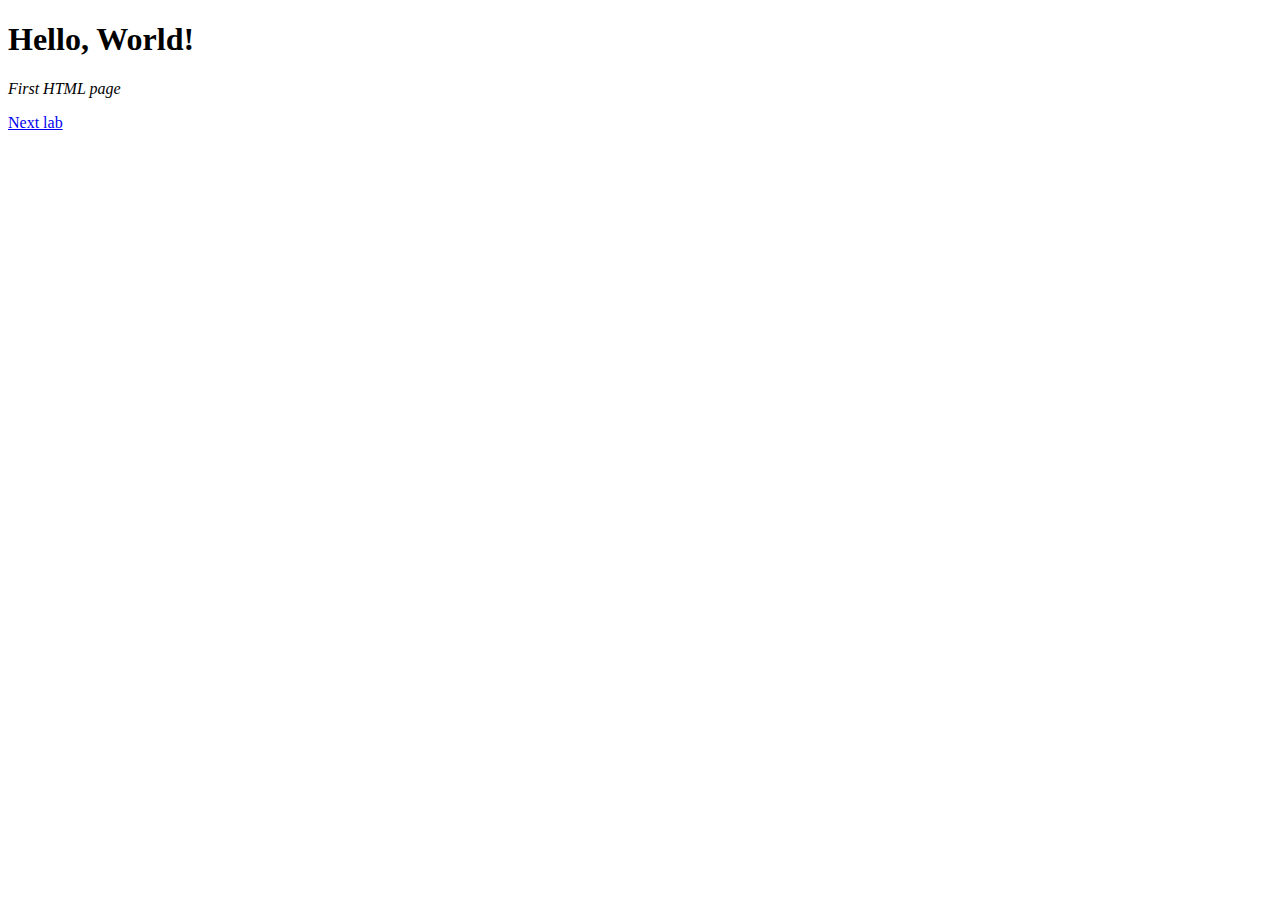
<file: index.html>
<!-- Vilte Zemblyte, EIRfu-24 -->
<!DOCTYPE html>
<html lang="en">
<head>
    <meta charset="windows-1257">
    <meta name="viewport" content="width=device-width, initial-scale=1.0">
    <meta name="description" content="Basic HTML structure example for the lab assignment">
    <title>My First HTML Page</title>
 
</head>
<body>
    <h1><b>Hello, World!</b></h1>
    <p><i>First HTML page</i></p>

       <a href="https://next-lab" target="_blank">
    Next lab
</a>

</body>
</html>
</file>
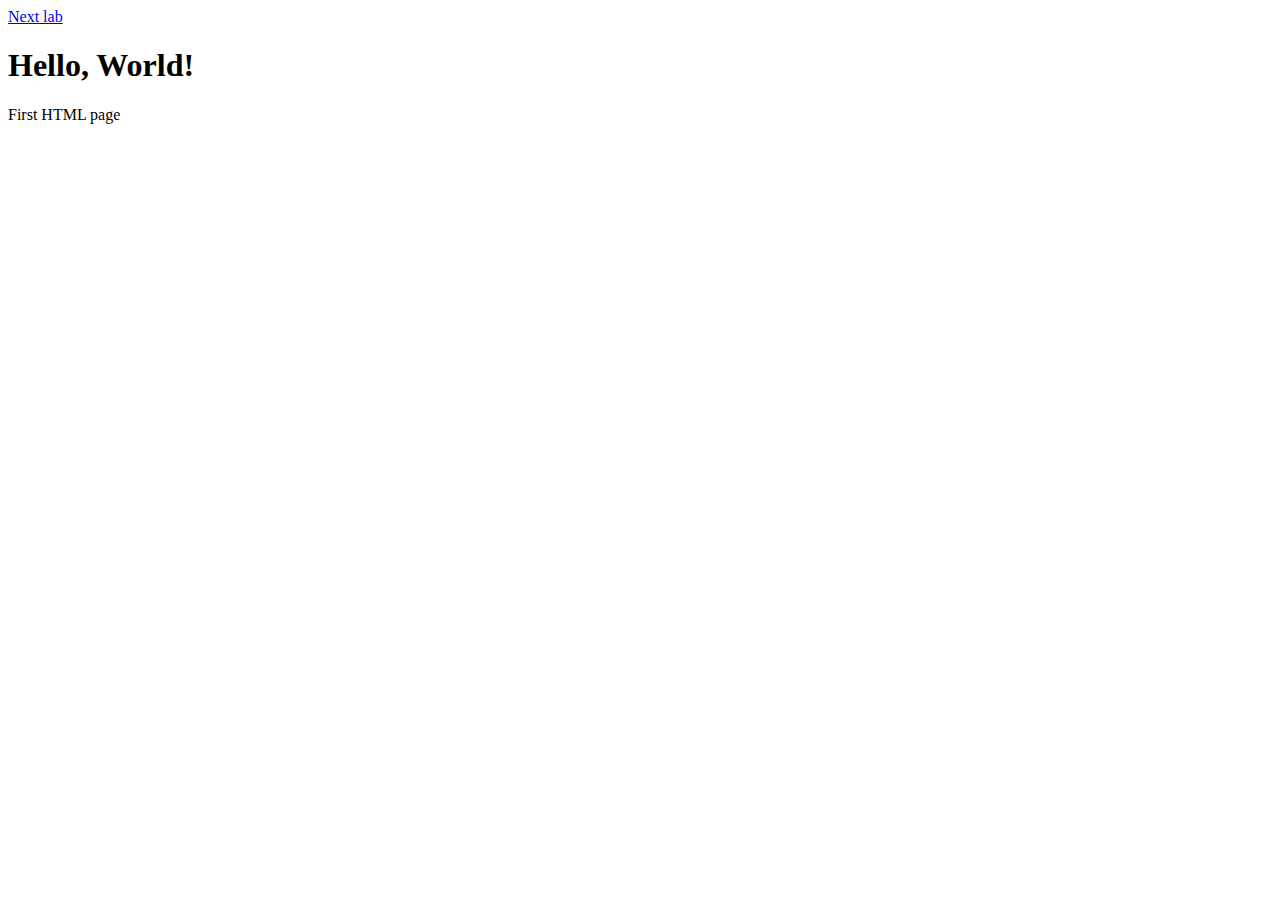
<file: index1.html>
<!-- Vilte Zemblyte, EIRfu-24 -->
<!DOCTYPE html>
<html lang="en">
<head>
    <meta charset="windows-1257">
    <meta name="viewport" content="width=device-width, initial-scale=1.0">
    <meta name="description" content="Basic HTML structure example for the lab assignment">
    <title>My First HTML Page</title>
    <a href="https://next-lab" target="_blank">
    Next lab
</a>

</head>
<body>
    <h1>Hello, World!</h1>
    <p>First HTML page</p>
</body>
</html>
</file>
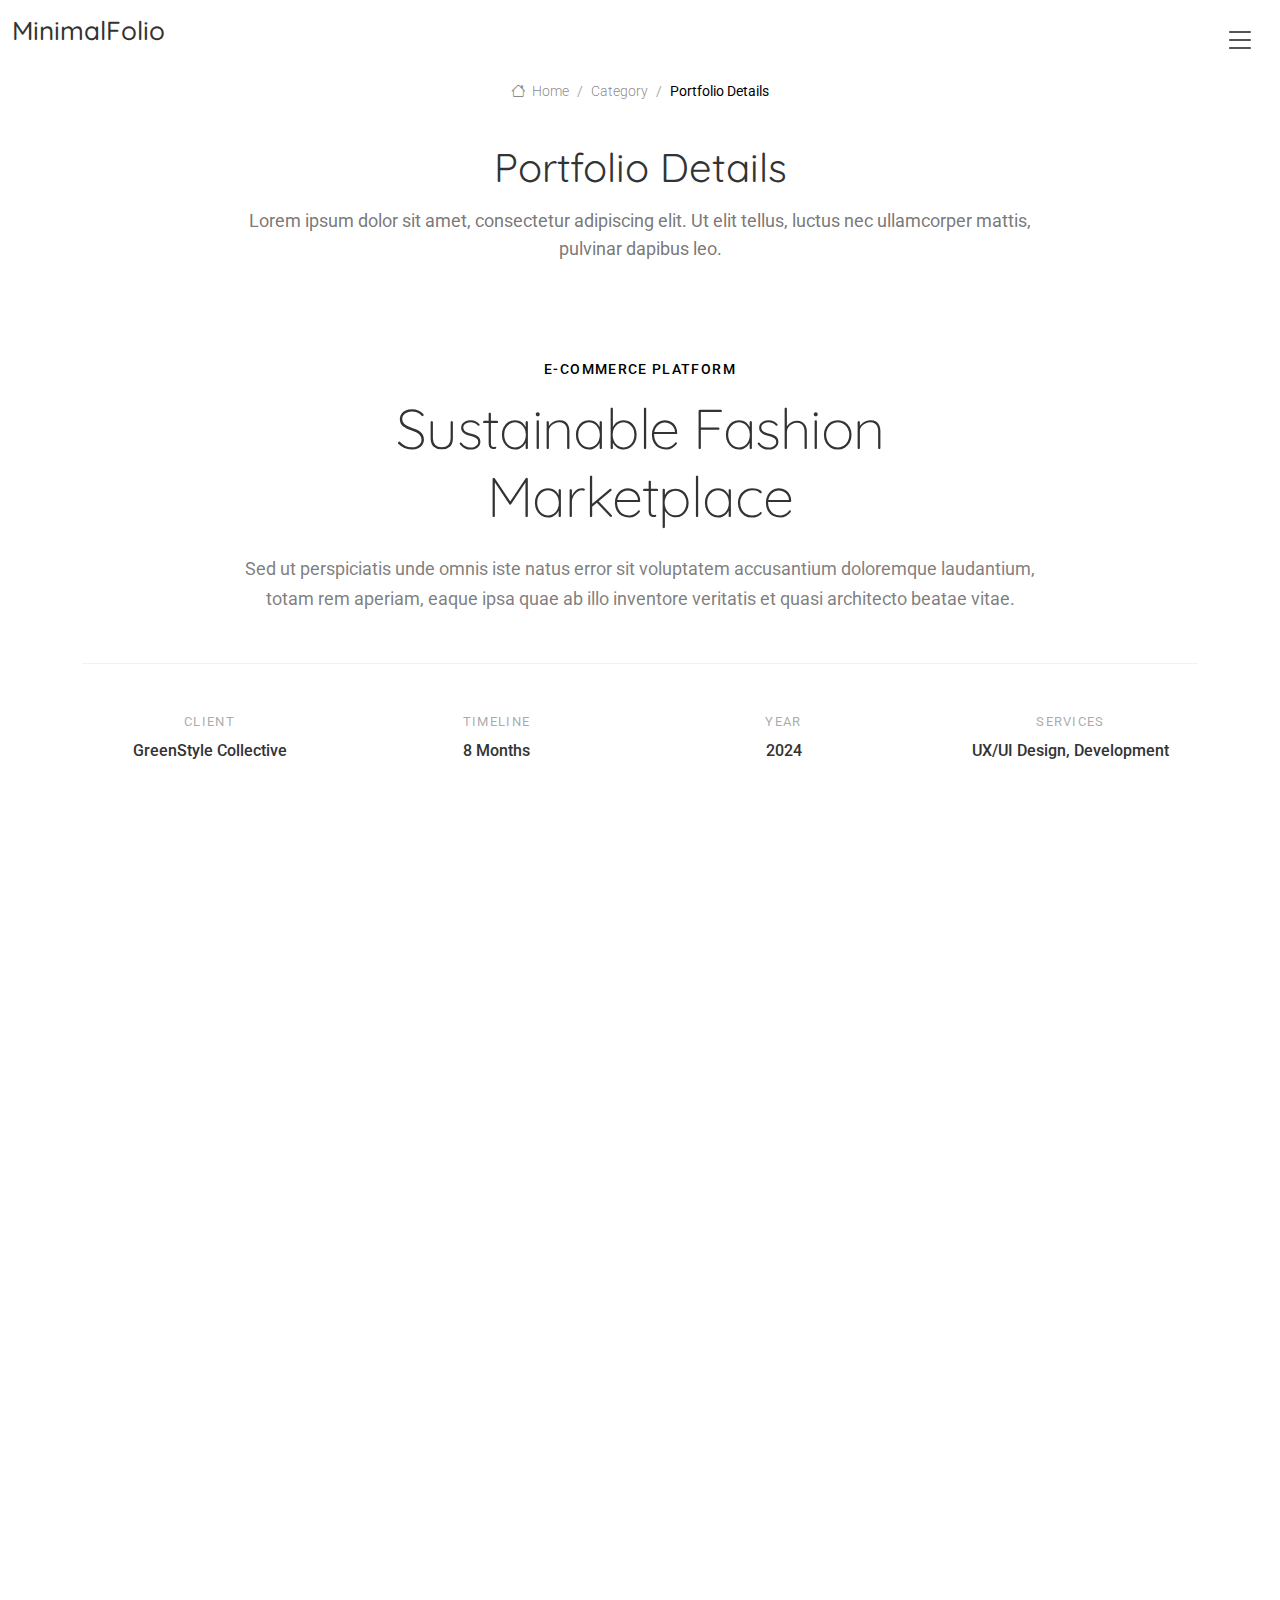
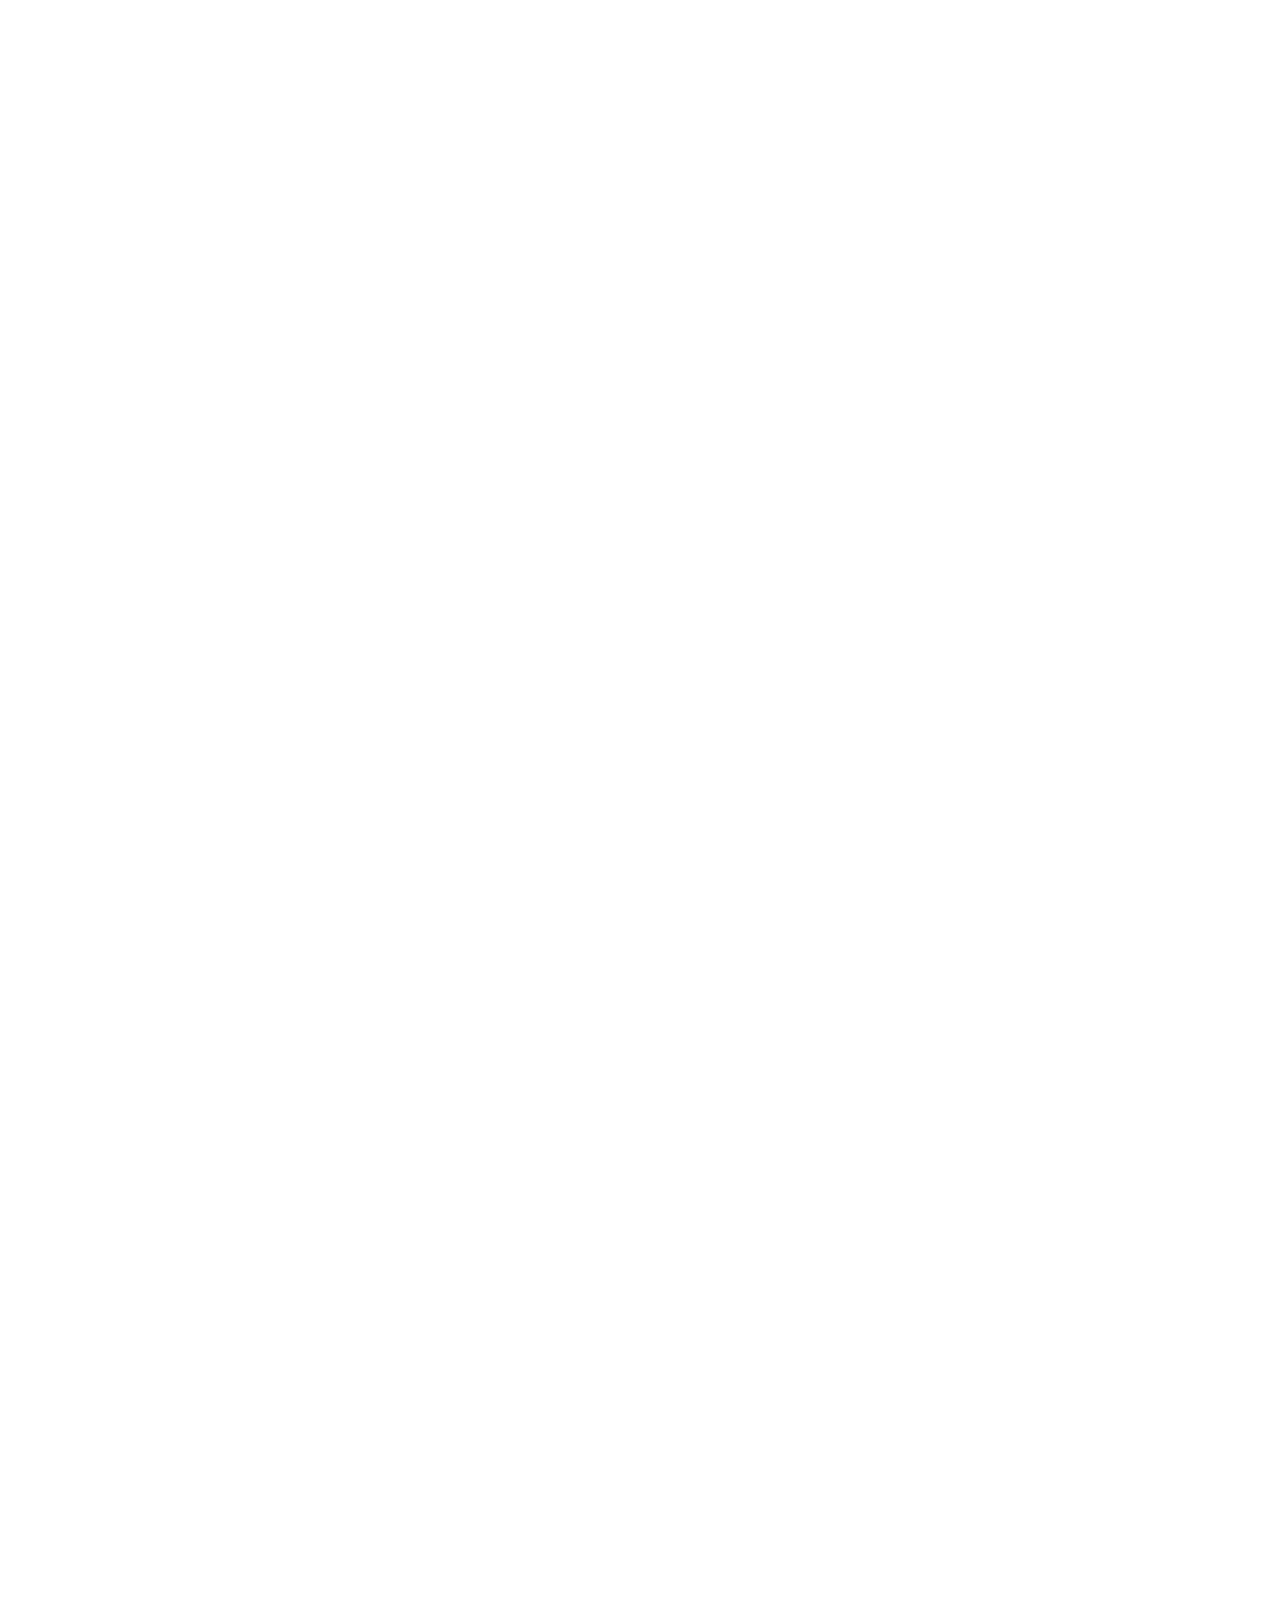
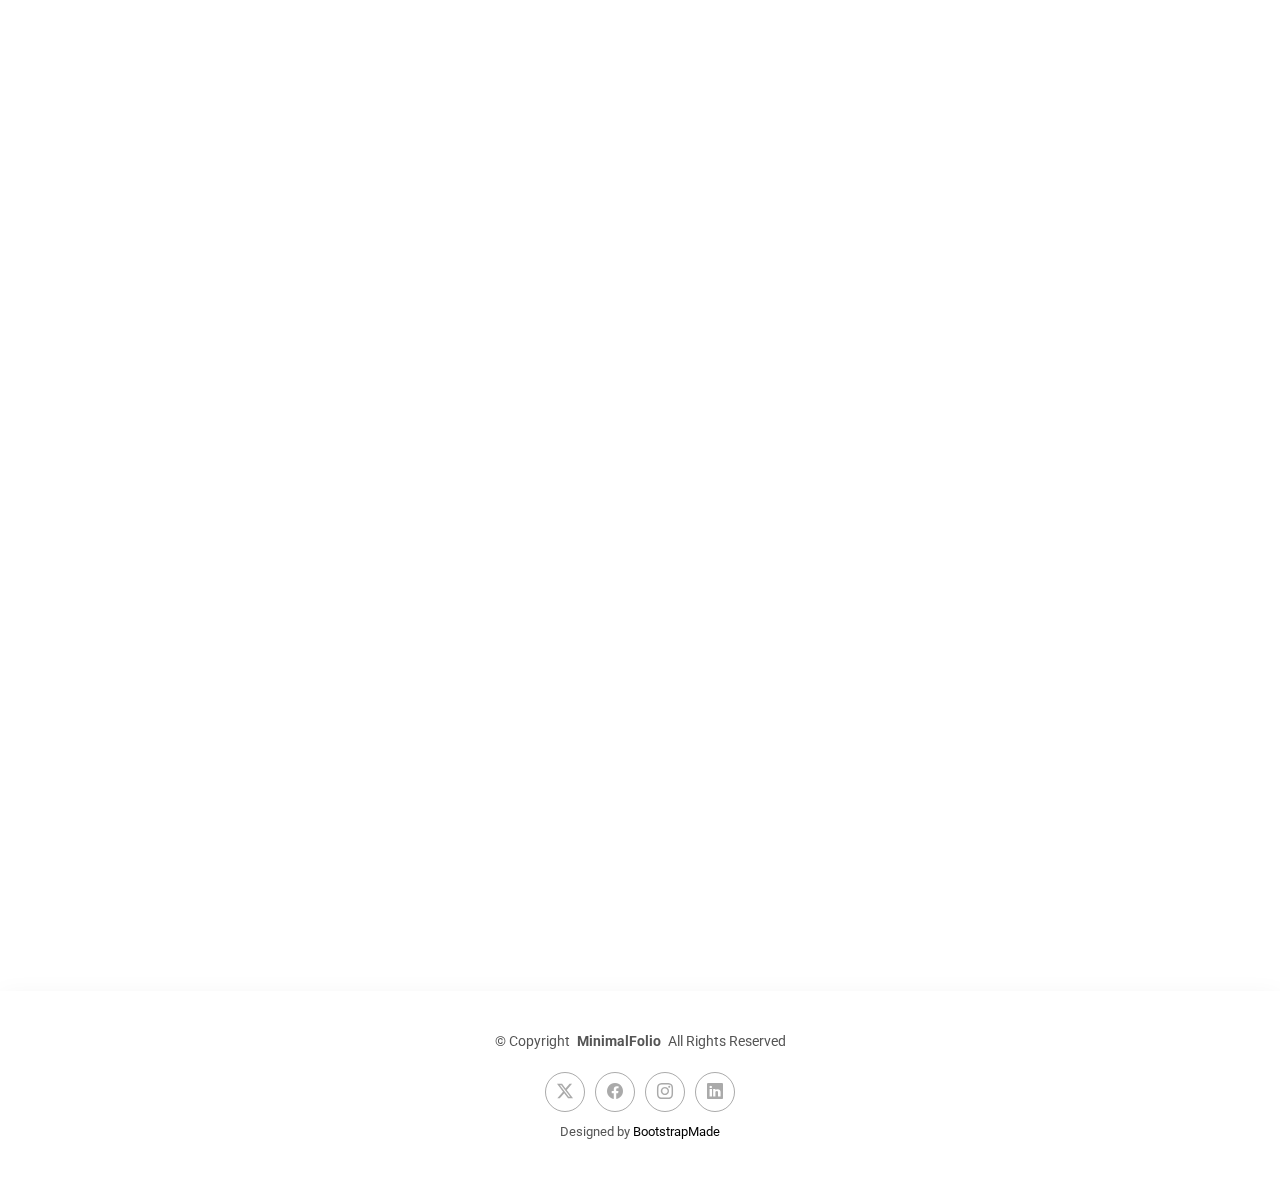
<file: MinimalFolio/portfolio-details.html>
<!DOCTYPE html>
<html lang="en">

<head>
  <meta charset="utf-8">
  <meta content="width=device-width, initial-scale=1.0" name="viewport">
  <title>Portfolio Details - MinimalFolio Bootstrap Template</title>
  <meta name="description" content="">
  <meta name="keywords" content="">

  <!-- Favicons -->
  <link href="assets/img/favicon.png" rel="icon">
  <link href="assets/img/apple-touch-icon.png" rel="apple-touch-icon">

  <!-- Fonts -->
  <link href="https://fonts.googleapis.com" rel="preconnect">
  <link href="https://fonts.gstatic.com" rel="preconnect" crossorigin>
  <link href="https://fonts.googleapis.com/css2?family=Roboto:ital,wght@0,100;0,300;0,400;0,500;0,700;0,900;1,100;1,300;1,400;1,500;1,700;1,900&family=Raleway:ital,wght@0,100;0,200;0,300;0,400;0,500;0,600;0,700;0,800;0,900;1,100;1,200;1,300;1,400;1,500;1,600;1,700;1,800;1,900&family=Quicksand:wght@300;400;500;600;700&display=swap" rel="stylesheet">

  <!-- Vendor CSS Files -->
  <link href="assets/vendor/bootstrap/css/bootstrap.min.css" rel="stylesheet">
  <link href="assets/vendor/bootstrap-icons/bootstrap-icons.css" rel="stylesheet">
  <link href="assets/vendor/aos/aos.css" rel="stylesheet">
  <link href="assets/vendor/glightbox/css/glightbox.min.css" rel="stylesheet">
  <link href="assets/vendor/swiper/swiper-bundle.min.css" rel="stylesheet">

  <!-- Main CSS File -->
  <link href="assets/css/main.css" rel="stylesheet">

  <!-- =======================================================
  * Template Name: MinimalFolio
  * Template URL: https://bootstrapmade.com/minimalfolio-bootstrap-portfolio-template/
  * Updated: Aug 05 2025 with Bootstrap v5.3.7
  * Author: BootstrapMade.com
  * License: https://bootstrapmade.com/license/
  ======================================================== -->
</head>

<body class="portfolio-details-page">

  <header id="header" class="header d-flex align-items-center position-relative">
    <div class="container-fluid position-relative d-flex align-items-center justify-content-between">

      <a href="index.html" class="logo d-flex align-items-center">
        <!-- Uncomment the line below if you also wish to use an image logo -->
        <!-- <img src="assets/img/logo.webp" alt=""> -->
        <h1 class="sitename">MinimalFolio</h1>
      </a>

      <nav id="navmenu" class="navmenu">
        <ul>
          <li><a href="#hero">Home</a></li>
          <li><a href="#about">About</a></li>
          <li><a href="#resume">Resume</a></li>
          <li><a href="#portfolio">Portfolio</a></li>
          <li><a href="#services">Services</a></li>
          <li class="dropdown"><a href="#"><span>Dropdown</span> <i class="bi bi-chevron-down toggle-dropdown"></i></a>
            <ul>
              <li><a href="#">Dropdown 1</a></li>
              <li class="dropdown"><a href="#"><span>Deep Dropdown</span> <i class="bi bi-chevron-down toggle-dropdown"></i></a>
                <ul>
                  <li><a href="#">Deep Dropdown 1</a></li>
                  <li><a href="#">Deep Dropdown 2</a></li>
                  <li><a href="#">Deep Dropdown 3</a></li>
                  <li><a href="#">Deep Dropdown 4</a></li>
                  <li><a href="#">Deep Dropdown 5</a></li>
                </ul>
              </li>
              <li><a href="#">Dropdown 2</a></li>
              <li><a href="#">Dropdown 3</a></li>
              <li><a href="#">Dropdown 4</a></li>
            </ul>
          </li>
          <li><a href="#contact">Contact</a></li>
        </ul>
        <i class="mobile-nav-toggle d-xl-none bi bi-list"></i>
      </nav>

    </div>
  </header>

  <main class="main">

    <!-- Page Title -->
    <div class="page-title">
      <div class="breadcrumbs">
        <nav aria-label="breadcrumb">
          <ol class="breadcrumb">
            <li class="breadcrumb-item"><a href="#"><i class="bi bi-house"></i> Home</a></li>
            <li class="breadcrumb-item"><a href="#">Category</a></li>
            <li class="breadcrumb-item active current">Portfolio Details</li>
          </ol>
        </nav>
      </div>

      <div class="title-wrapper">
        <h1>Portfolio Details</h1>
        <p>Lorem ipsum dolor sit amet, consectetur adipiscing elit. Ut elit tellus, luctus nec ullamcorper mattis, pulvinar dapibus leo.</p>
      </div>
    </div><!-- End Page Title -->

    <!-- Portfolio Details Section -->
    <section id="portfolio-details" class="portfolio-details section">

      <div class="container" data-aos="fade-up" data-aos-delay="100">

        <div class="project-hero">
          <div class="hero-content" data-aos="fade-up">
            <div class="project-category">E-Commerce Platform</div>
            <h1 class="project-title">Sustainable Fashion Marketplace</h1>
            <p class="project-subtitle">Sed ut perspiciatis unde omnis iste natus error sit voluptatem accusantium doloremque laudantium, totam rem aperiam, eaque ipsa quae ab illo inventore veritatis et quasi architecto beatae vitae.</p>
          </div>

          <div class="project-meta-grid" data-aos="fade-up" data-aos-delay="200">
            <div class="meta-column">
              <div class="meta-label">Client</div>
              <div class="meta-value">GreenStyle Collective</div>
            </div>
            <div class="meta-column">
              <div class="meta-label">Timeline</div>
              <div class="meta-value">8 Months</div>
            </div>
            <div class="meta-column">
              <div class="meta-label">Year</div>
              <div class="meta-value">2024</div>
            </div>
            <div class="meta-column">
              <div class="meta-label">Services</div>
              <div class="meta-value">UX/UI Design, Development</div>
            </div>
          </div>
        </div>

        <div class="visual-showcase" data-aos="zoom-in" data-aos-delay="100">
          <div class="main-visual">
            <div class="portfolio-details-slider swiper init-swiper">
              <script type="application/json" class="swiper-config">
                {
                  "loop": true,
                  "speed": 600,
                  "autoplay": {
                    "delay": 4000
                  },
                  "effect": "creative",
                  "creativeEffect": {
                    "prev": {
                      "shadow": false,
                      "translate": ["-120%", 0, -500]
                    },
                    "next": {
                      "shadow": false,
                      "translate": ["120%", 0, -500]
                    }
                  },
                  "slidesPerView": 1,
                  "navigation": {
                    "nextEl": ".swiper-button-next",
                    "prevEl": ".swiper-button-prev"
                  }
                }
              </script>
              <div class="swiper-wrapper">
                <div class="swiper-slide">
                  <img src="assets/img/portfolio/portfolio-5.webp" alt="Project showcase" class="img-fluid" loading="lazy">
                </div>
                <div class="swiper-slide">
                  <img src="assets/img/portfolio/portfolio-7.webp" alt="Project showcase" class="img-fluid" loading="lazy">
                </div>
                <div class="swiper-slide">
                  <img src="assets/img/portfolio/portfolio-8.webp" alt="Project showcase" class="img-fluid" loading="lazy">
                </div>
              </div>
              <div class="swiper-button-next"></div>
              <div class="swiper-button-prev"></div>
            </div>
          </div>
        </div>

        <div class="content-section">
          <div class="row">
            <div class="col-lg-8 offset-lg-2">
              <div class="project-overview" data-aos="fade-up">
                <h2>Project Overview</h2>
                <p class="overview-text">Nulla facilisi morbi tempus iaculis urna id volutpat lacus laoreet non curabitur gravida. Arcu cursus euismod quis viverra nibh cras pulvinar mattis nunc sed. Consectetur a erat nam at lectus urna duis convallis convallis tellus.</p>

                <div class="challenge-solution">
                  <div class="challenge-block" data-aos="fade-up" data-aos-delay="100">
                    <h3>The Challenge</h3>
                    <p>Mauris augue neque gravida in fermentum et sollicitudin ac orci phasellus. Elementum nisi quis eleifend quam adipiscing vitae proin sagittis nisl. Scelerisque mauris pellentesque pulvinar pellentesque habitant morbi tristique senectus et.</p>
                  </div>

                  <div class="solution-block" data-aos="fade-up" data-aos-delay="200">
                    <h3>Our Approach</h3>
                    <p>Ultrices eros in cursus turpis massa tincidunt dui ut ornare. Diam vulputate ut pharetra sit amet aliquam id diam. Ut sem nulla pharetra diam sit amet nisl suscipit adipiscing.</p>
                  </div>
                </div>
              </div>
            </div>
          </div>
        </div>

        <div class="metrics-showcase" data-aos="fade-up" data-aos-delay="100">
          <div class="row align-items-center">
            <div class="col-lg-6">
              <div class="metrics-content">
                <h3>Impact &amp; Results</h3>
                <p>Consectetur adipiscing elit pellentesque habitant morbi tristique senectus et netus et malesuada fames ac turpis egestas sed tempus.</p>
              </div>
            </div>
            <div class="col-lg-6">
              <div class="metrics-grid">
                <div class="metric-item" data-aos="fade-up" data-aos-delay="200">
                  <div class="metric-number">250%</div>
                  <div class="metric-label">Increase in conversions</div>
                </div>
                <div class="metric-item" data-aos="fade-up" data-aos-delay="250">
                  <div class="metric-number">45k</div>
                  <div class="metric-label">Monthly active users</div>
                </div>
                <div class="metric-item" data-aos="fade-up" data-aos-delay="300">
                  <div class="metric-number">4.9</div>
                  <div class="metric-label">User satisfaction score</div>
                </div>
                <div class="metric-item" data-aos="fade-up" data-aos-delay="350">
                  <div class="metric-number">68%</div>
                  <div class="metric-label">Reduced bounce rate</div>
                </div>
              </div>
            </div>
          </div>
        </div>

        <div class="technology-stack" data-aos="fade-up" data-aos-delay="100">
          <div class="row">
            <div class="col-lg-3">
              <h3>Technology Stack</h3>
            </div>
            <div class="col-lg-9">
              <div class="tech-categories">
                <div class="tech-category" data-aos="fade-up" data-aos-delay="150">
                  <div class="category-title">Frontend</div>
                  <div class="tech-list">
                    <span class="tech-item">React</span>
                    <span class="tech-item">TypeScript</span>
                    <span class="tech-item">Styled Components</span>
                  </div>
                </div>
                <div class="tech-category" data-aos="fade-up" data-aos-delay="200">
                  <div class="category-title">Backend</div>
                  <div class="tech-list">
                    <span class="tech-item">Node.js</span>
                    <span class="tech-item">PostgreSQL</span>
                    <span class="tech-item">GraphQL</span>
                  </div>
                </div>
                <div class="tech-category" data-aos="fade-up" data-aos-delay="250">
                  <div class="category-title">Infrastructure</div>
                  <div class="tech-list">
                    <span class="tech-item">AWS</span>
                    <span class="tech-item">Docker</span>
                    <span class="tech-item">Kubernetes</span>
                  </div>
                </div>
              </div>
            </div>
          </div>
        </div>

        <div class="process-gallery" data-aos="fade-up" data-aos-delay="100">
          <h3>Design Process</h3>
          <div class="gallery-masonry">
            <div class="gallery-item large" data-aos="fade-up" data-aos-delay="150">
              <img src="assets/img/portfolio/portfolio-11.webp" alt="Design process" class="img-fluid glightbox" loading="lazy">
              <div class="gallery-caption">User Research &amp; Personas</div>
            </div>
            <div class="gallery-item" data-aos="fade-up" data-aos-delay="200">
              <img src="assets/img/portfolio/portfolio-12.webp" alt="Design process" class="img-fluid glightbox" loading="lazy">
              <div class="gallery-caption">Wireframes</div>
            </div>
            <div class="gallery-item" data-aos="fade-up" data-aos-delay="250">
              <img src="assets/img/portfolio/portfolio-3.webp" alt="Design process" class="img-fluid glightbox" loading="lazy">
              <div class="gallery-caption">Prototypes</div>
            </div>
            <div class="gallery-item" data-aos="fade-up" data-aos-delay="300">
              <img src="assets/img/portfolio/portfolio-4.webp" alt="Design process" class="img-fluid glightbox" loading="lazy">
              <div class="gallery-caption">Final Design</div>
            </div>
          </div>
        </div>

        <div class="key-features-section" data-aos="fade-up" data-aos-delay="100">
          <div class="row">
            <div class="col-lg-4">
              <div class="features-intro">
                <h3>Key Features</h3>
                <p>Ut enim ad minim veniam quis nostrud exercitation ullamco laboris nisi ut aliquip ex ea commodo consequat.</p>
              </div>
            </div>
            <div class="col-lg-8">
              <div class="features-list">
                <div class="feature-row" data-aos="fade-up" data-aos-delay="150">
                  <div class="feature-icon">
                    <i class="bi bi-search"></i>
                  </div>
                  <div class="feature-content">
                    <h4>Advanced Search Filters</h4>
                    <p>Duis aute irure dolor in reprehenderit in voluptate velit esse cillum dolore eu fugiat nulla pariatur.</p>
                  </div>
                </div>
                <div class="feature-row" data-aos="fade-up" data-aos-delay="200">
                  <div class="feature-icon">
                    <i class="bi bi-heart"></i>
                  </div>
                  <div class="feature-content">
                    <h4>Sustainability Scoring</h4>
                    <p>Excepteur sint occaecat cupidatat non proident sunt in culpa qui officia deserunt mollit anim.</p>
                  </div>
                </div>
                <div class="feature-row" data-aos="fade-up" data-aos-delay="250">
                  <div class="feature-icon">
                    <i class="bi bi-people"></i>
                  </div>
                  <div class="feature-content">
                    <h4>Community Reviews</h4>
                    <p>Sed ut perspiciatis unde omnis iste natus error sit voluptatem accusantium doloremque laudantium.</p>
                  </div>
                </div>
              </div>
            </div>
          </div>
        </div>

        <div class="project-footer" data-aos="fade-up" data-aos-delay="200">
          <div class="footer-navigation">
            <a href="#" class="nav-link prev-project">
              <span class="nav-direction">Previous</span>
              <span class="nav-title">Digital Banking App</span>
            </a>
            <a href="#" class="nav-link all-projects">
              <i class="bi bi-grid-3x3-gap"></i>
              <span>All Projects</span>
            </a>
            <a href="#" class="nav-link next-project">
              <span class="nav-direction">Next</span>
              <span class="nav-title">Healthcare Dashboard</span>
            </a>
          </div>
        </div>

      </div>

    </section><!-- /Portfolio Details Section -->

  </main>

  <footer id="footer" class="footer">

    <div class="container">
      <div class="copyright text-center ">
        <p>© <span>Copyright</span> <strong class="px-1 sitename">MinimalFolio</strong> <span>All Rights Reserved</span></p>
      </div>
      <div class="social-links d-flex justify-content-center">
        <a href=""><i class="bi bi-twitter-x"></i></a>
        <a href=""><i class="bi bi-facebook"></i></a>
        <a href=""><i class="bi bi-instagram"></i></a>
        <a href=""><i class="bi bi-linkedin"></i></a>
      </div>
      <div class="credits">
        <!-- All the links in the footer should remain intact. -->
        <!-- You can delete the links only if you've purchased the pro version. -->
        <!-- Licensing information: https://bootstrapmade.com/license/ -->
        <!-- Purchase the pro version with working PHP/AJAX contact form: [buy-url] -->
        Designed by <a href="https://bootstrapmade.com/">BootstrapMade</a>
      </div>
    </div>

  </footer>

  <!-- Scroll Top -->
  <a href="#" id="scroll-top" class="scroll-top d-flex align-items-center justify-content-center"><i class="bi bi-arrow-up-short"></i></a>

  <!-- Preloader -->
  <div id="preloader">
    <div></div>
    <div></div>
    <div></div>
    <div></div>
  </div>

  <!-- Vendor JS Files -->
  <script src="assets/vendor/bootstrap/js/bootstrap.bundle.min.js"></script>
  <script src="assets/vendor/php-email-form/validate.js"></script>
  <script src="assets/vendor/aos/aos.js"></script>
  <script src="assets/vendor/typed.js/typed.umd.js"></script>
  <script src="assets/vendor/waypoints/noframework.waypoints.js"></script>
  <script src="assets/vendor/imagesloaded/imagesloaded.pkgd.min.js"></script>
  <script src="assets/vendor/isotope-layout/isotope.pkgd.min.js"></script>
  <script src="assets/vendor/glightbox/js/glightbox.min.js"></script>
  <script src="assets/vendor/swiper/swiper-bundle.min.js"></script>

  <!-- Main JS File -->
  <script src="assets/js/main.js"></script>

</body>

</html>
</file>
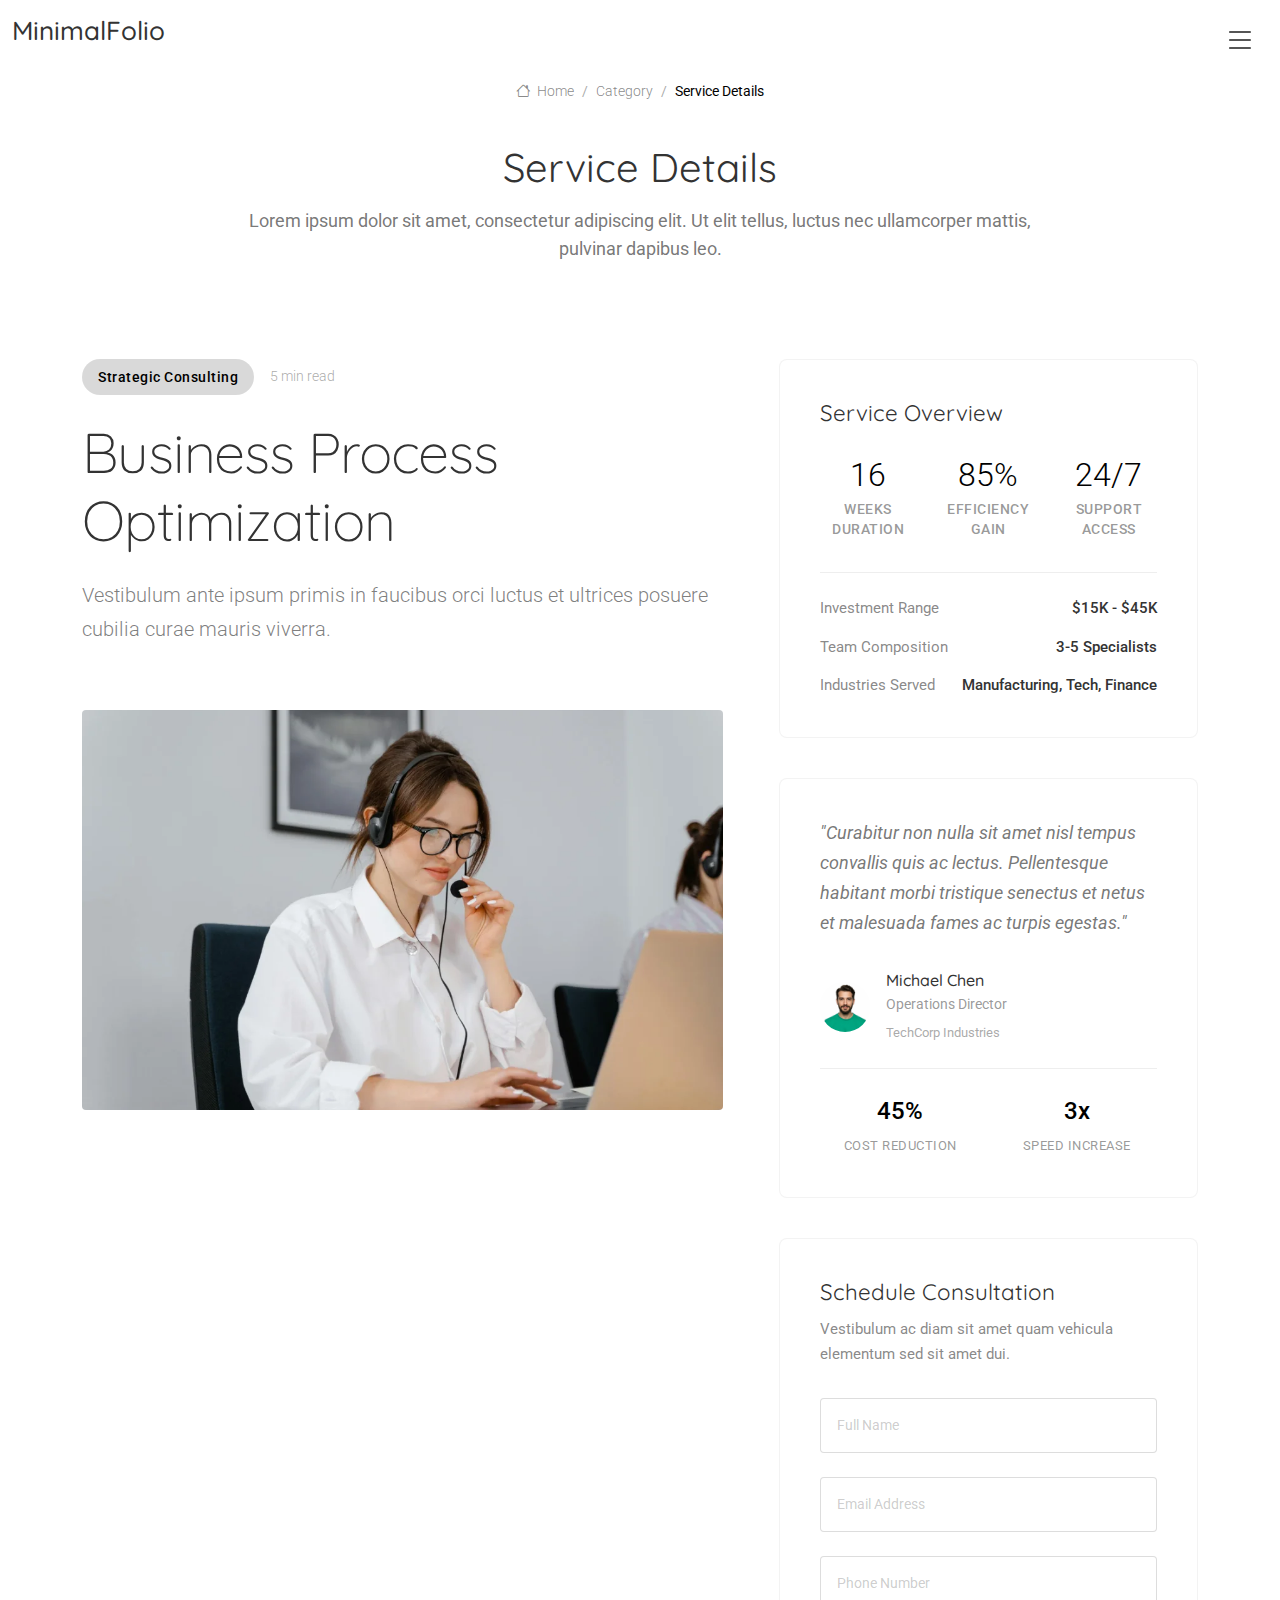
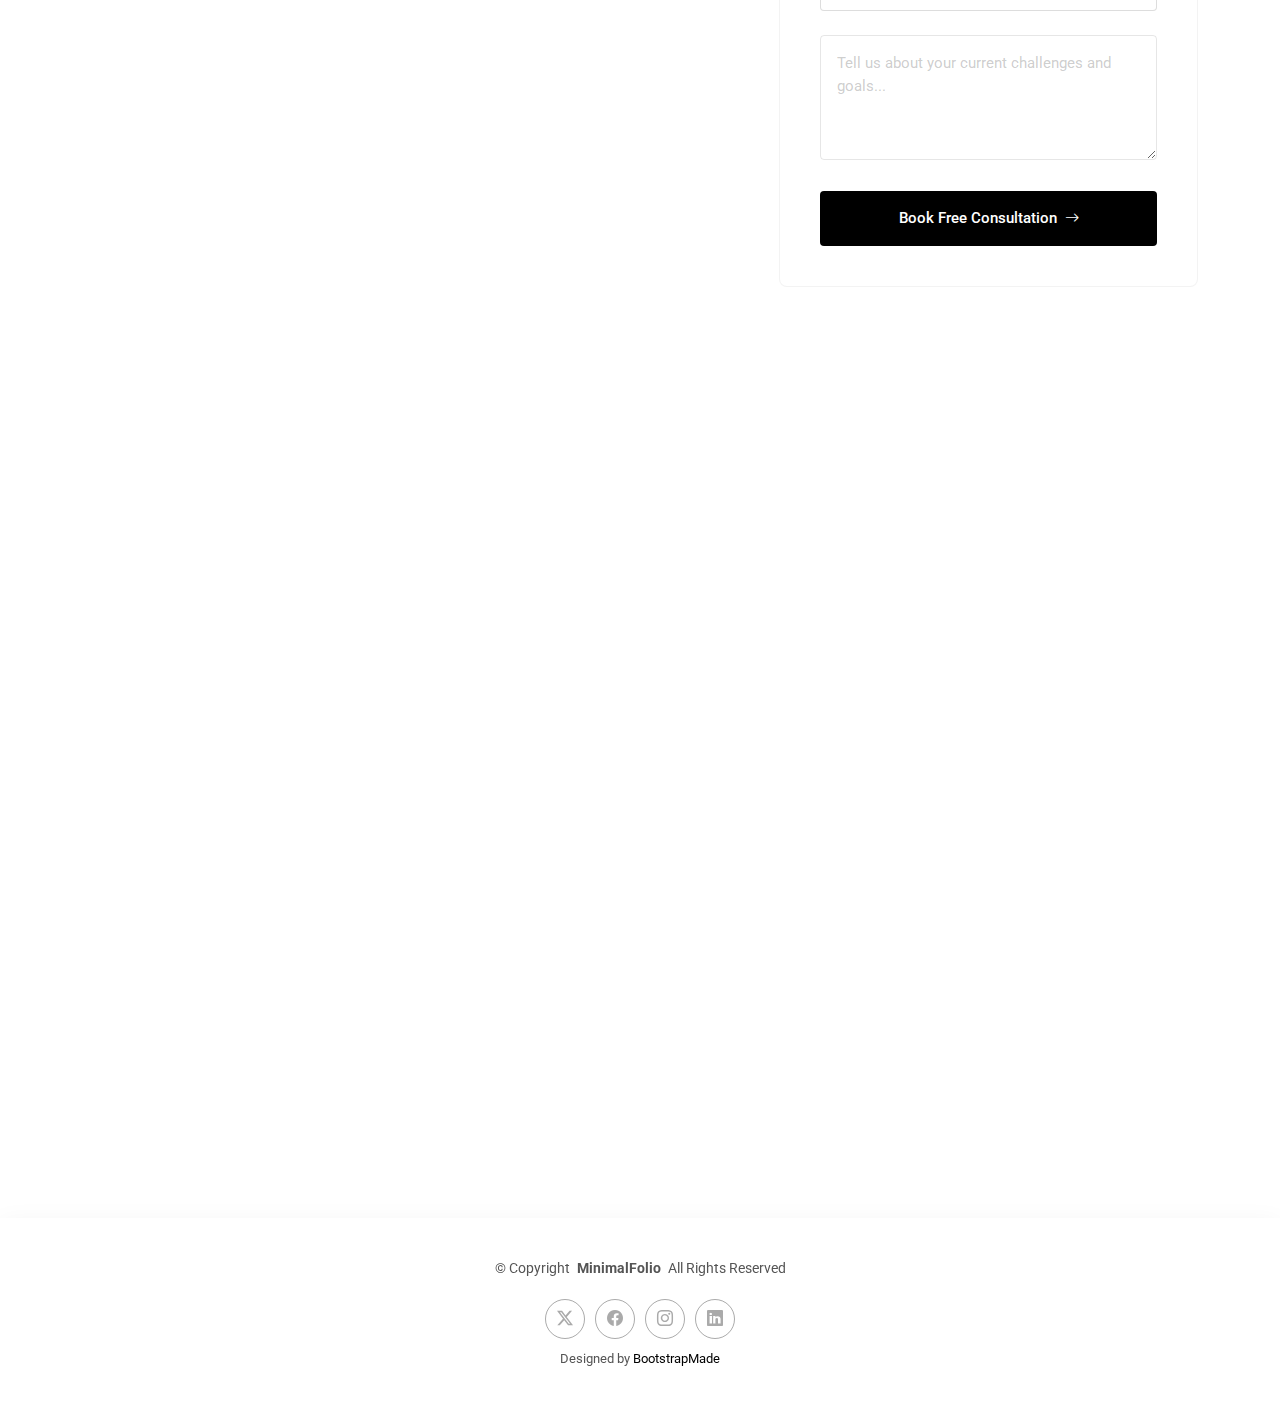
<file: MinimalFolio/service-details.html>
<!DOCTYPE html>
<html lang="en">

<head>
  <meta charset="utf-8">
  <meta content="width=device-width, initial-scale=1.0" name="viewport">
  <title>Service Details - MinimalFolio Bootstrap Template</title>
  <meta name="description" content="">
  <meta name="keywords" content="">

  <!-- Favicons -->
  <link href="assets/img/favicon.png" rel="icon">
  <link href="assets/img/apple-touch-icon.png" rel="apple-touch-icon">

  <!-- Fonts -->
  <link href="https://fonts.googleapis.com" rel="preconnect">
  <link href="https://fonts.gstatic.com" rel="preconnect" crossorigin>
  <link href="https://fonts.googleapis.com/css2?family=Roboto:ital,wght@0,100;0,300;0,400;0,500;0,700;0,900;1,100;1,300;1,400;1,500;1,700;1,900&family=Raleway:ital,wght@0,100;0,200;0,300;0,400;0,500;0,600;0,700;0,800;0,900;1,100;1,200;1,300;1,400;1,500;1,600;1,700;1,800;1,900&family=Quicksand:wght@300;400;500;600;700&display=swap" rel="stylesheet">

  <!-- Vendor CSS Files -->
  <link href="assets/vendor/bootstrap/css/bootstrap.min.css" rel="stylesheet">
  <link href="assets/vendor/bootstrap-icons/bootstrap-icons.css" rel="stylesheet">
  <link href="assets/vendor/aos/aos.css" rel="stylesheet">
  <link href="assets/vendor/glightbox/css/glightbox.min.css" rel="stylesheet">
  <link href="assets/vendor/swiper/swiper-bundle.min.css" rel="stylesheet">

  <!-- Main CSS File -->
  <link href="assets/css/main.css" rel="stylesheet">

  <!-- =======================================================
  * Template Name: MinimalFolio
  * Template URL: https://bootstrapmade.com/minimalfolio-bootstrap-portfolio-template/
  * Updated: Aug 05 2025 with Bootstrap v5.3.7
  * Author: BootstrapMade.com
  * License: https://bootstrapmade.com/license/
  ======================================================== -->
</head>

<body class="service-details-page">

  <header id="header" class="header d-flex align-items-center position-relative">
    <div class="container-fluid position-relative d-flex align-items-center justify-content-between">

      <a href="index.html" class="logo d-flex align-items-center">
        <!-- Uncomment the line below if you also wish to use an image logo -->
        <!-- <img src="assets/img/logo.webp" alt=""> -->
        <h1 class="sitename">MinimalFolio</h1>
      </a>

      <nav id="navmenu" class="navmenu">
        <ul>
          <li><a href="#hero">Home</a></li>
          <li><a href="#about">About</a></li>
          <li><a href="#resume">Resume</a></li>
          <li><a href="#portfolio">Portfolio</a></li>
          <li><a href="#services">Services</a></li>
          <li class="dropdown"><a href="#"><span>Dropdown</span> <i class="bi bi-chevron-down toggle-dropdown"></i></a>
            <ul>
              <li><a href="#">Dropdown 1</a></li>
              <li class="dropdown"><a href="#"><span>Deep Dropdown</span> <i class="bi bi-chevron-down toggle-dropdown"></i></a>
                <ul>
                  <li><a href="#">Deep Dropdown 1</a></li>
                  <li><a href="#">Deep Dropdown 2</a></li>
                  <li><a href="#">Deep Dropdown 3</a></li>
                  <li><a href="#">Deep Dropdown 4</a></li>
                  <li><a href="#">Deep Dropdown 5</a></li>
                </ul>
              </li>
              <li><a href="#">Dropdown 2</a></li>
              <li><a href="#">Dropdown 3</a></li>
              <li><a href="#">Dropdown 4</a></li>
            </ul>
          </li>
          <li><a href="#contact">Contact</a></li>
        </ul>
        <i class="mobile-nav-toggle d-xl-none bi bi-list"></i>
      </nav>

    </div>
  </header>

  <main class="main">

    <!-- Page Title -->
    <div class="page-title">
      <div class="breadcrumbs">
        <nav aria-label="breadcrumb">
          <ol class="breadcrumb">
            <li class="breadcrumb-item"><a href="#"><i class="bi bi-house"></i> Home</a></li>
            <li class="breadcrumb-item"><a href="#">Category</a></li>
            <li class="breadcrumb-item active current">Service Details</li>
          </ol>
        </nav>
      </div>

      <div class="title-wrapper">
        <h1>Service Details</h1>
        <p>Lorem ipsum dolor sit amet, consectetur adipiscing elit. Ut elit tellus, luctus nec ullamcorper mattis, pulvinar dapibus leo.</p>
      </div>
    </div><!-- End Page Title -->

    <!-- Service Details Section -->
    <section id="service-details" class="service-details section">

      <div class="container" data-aos="fade-up" data-aos-delay="100">

        <div class="row">

          <!-- Main Content Area -->
          <div class="col-lg-7">

            <!-- Hero Service Introduction -->
            <div class="service-hero" data-aos="fade-up" data-aos-delay="100">
              <div class="service-meta">
                <span class="service-category">Strategic Consulting</span>
                <span class="reading-time">5 min read</span>
              </div>
              <h1>Business Process Optimization</h1>
              <p class="service-description">Vestibulum ante ipsum primis in faucibus orci luctus et ultrices posuere cubilia curae mauris viverra.</p>
            </div>

            <!-- Service Visual -->
            <div class="service-visual" data-aos="zoom-in" data-aos-delay="200">
              <img src="assets/img/services/services-7.webp" alt="Business Process Optimization" class="img-fluid">
            </div>

            <!-- Service Content -->
            <div class="service-narrative" data-aos="fade-up" data-aos-delay="300">
              <h3>Transform Your Operations</h3>
              <p>Donec rutrum congue leo eget malesuada. Vivamus magna justo, lacinia eget consectetur sed, convallis at tellus. Mauris blandit aliquet elit, eget tincidunt nibh pulvinar a. Cras ultricies ligula sed magna dictum porta.</p>

              <p>Sed porttitor lectus nibh. Vestibulum ac diam sit amet quam vehicula elementum sed sit amet dui. Pellentesque habitant morbi tristique senectus et netus et malesuada fames ac turpis egestas. Donec sollicitudin molestie malesuada.</p>

              <!-- Key Benefits Grid -->
              <div class="benefits-grid" data-aos="fade-up" data-aos-delay="400">
                <div class="benefit-card">
                  <div class="benefit-icon">
                    <i class="bi bi-lightning-charge"></i>
                  </div>
                  <h4>Efficiency Boost</h4>
                  <p>Curabitur arcu erat accumsan id imperdiet et porttitor at sem.</p>
                </div>

                <div class="benefit-card">
                  <div class="benefit-icon">
                    <i class="bi bi-shield-check"></i>
                  </div>
                  <h4>Risk Mitigation</h4>
                  <p>Pellentesque in ipsum id orci porta dapibus vestibulum ante ipsum.</p>
                </div>

                <div class="benefit-card">
                  <div class="benefit-icon">
                    <i class="bi bi-graph-up"></i>
                  </div>
                  <h4>Growth Acceleration</h4>
                  <p>Vivamus suscipit tortor eget felis porttitor volutpat mauris blandit.</p>
                </div>

                <div class="benefit-card">
                  <div class="benefit-icon">
                    <i class="bi bi-people"></i>
                  </div>
                  <h4>Team Alignment</h4>
                  <p>Donec rutrum congue leo eget malesuada vivamus magna justo lacinia.</p>
                </div>
              </div>

            </div>

            <!-- Implementation Timeline -->
            <div class="timeline-section" data-aos="fade-up" data-aos-delay="500">
              <h3>Implementation Journey</h3>
              <div class="timeline">
                <div class="timeline-item">
                  <div class="timeline-marker">
                    <span>1</span>
                  </div>
                  <div class="timeline-content">
                    <h4>Discovery &amp; Assessment</h4>
                    <p>Comprehensive analysis of current processes and identification of optimization opportunities.</p>
                    <small>Week 1-2</small>
                  </div>
                </div>

                <div class="timeline-item">
                  <div class="timeline-marker">
                    <span>2</span>
                  </div>
                  <div class="timeline-content">
                    <h4>Strategic Planning</h4>
                    <p>Development of customized optimization roadmap with clear milestones and success metrics.</p>
                    <small>Week 3-4</small>
                  </div>
                </div>

                <div class="timeline-item">
                  <div class="timeline-marker">
                    <span>3</span>
                  </div>
                  <div class="timeline-content">
                    <h4>Implementation</h4>
                    <p>Systematic rollout of process improvements with continuous monitoring and adjustment.</p>
                    <small>Week 5-12</small>
                  </div>
                </div>

                <div class="timeline-item">
                  <div class="timeline-marker">
                    <span>4</span>
                  </div>
                  <div class="timeline-content">
                    <h4>Optimization &amp; Scale</h4>
                    <p>Fine-tuning of implemented solutions and preparation for organization-wide scaling.</p>
                    <small>Week 13-16</small>
                  </div>
                </div>
              </div>
            </div>

          </div><!-- End Main Content -->

          <!-- Service Sidebar -->
          <div class="col-lg-5">
            <div class="service-sidebar" data-aos="fade-up" data-aos-delay="200">

              <!-- Service Overview Card -->
              <div class="overview-card">
                <div class="overview-header">
                  <h4>Service Overview</h4>
                </div>
                <div class="overview-stats">
                  <div class="stat-item">
                    <div class="stat-number">16</div>
                    <div class="stat-label">Weeks Duration</div>
                  </div>
                  <div class="stat-item">
                    <div class="stat-number">85%</div>
                    <div class="stat-label">Efficiency Gain</div>
                  </div>
                  <div class="stat-item">
                    <div class="stat-number">24/7</div>
                    <div class="stat-label">Support Access</div>
                  </div>
                </div>

                <div class="overview-details">
                  <div class="detail-row">
                    <span class="detail-label">Investment Range</span>
                    <span class="detail-value">$15K - $45K</span>
                  </div>
                  <div class="detail-row">
                    <span class="detail-label">Team Composition</span>
                    <span class="detail-value">3-5 Specialists</span>
                  </div>
                  <div class="detail-row">
                    <span class="detail-label">Industries Served</span>
                    <span class="detail-value">Manufacturing, Tech, Finance</span>
                  </div>
                </div>
              </div>

              <!-- Client Success Story -->
              <div class="success-story">
                <div class="story-quote">
                  <p>"Curabitur non nulla sit amet nisl tempus convallis quis ac lectus. Pellentesque habitant morbi tristique senectus et netus et malesuada fames ac turpis egestas."</p>
                </div>
                <div class="story-author">
                  <img src="assets/img/person/person-m-8.webp" alt="Michael Chen" class="author-avatar">
                  <div class="author-details">
                    <h5>Michael Chen</h5>
                    <span>Operations Director</span>
                    <small>TechCorp Industries</small>
                  </div>
                </div>
                <div class="story-metrics">
                  <div class="metric">
                    <span class="metric-value">45%</span>
                    <span class="metric-label">Cost Reduction</span>
                  </div>
                  <div class="metric">
                    <span class="metric-value">3x</span>
                    <span class="metric-label">Speed Increase</span>
                  </div>
                </div>
              </div>

              <!-- Consultation Form -->
              <div class="consultation-form">
                <div class="form-header">
                  <h4>Schedule Consultation</h4>
                  <p>Vestibulum ac diam sit amet quam vehicula elementum sed sit amet dui.</p>
                </div>

                <form action="forms/consultation.php" method="post" class="php-email-form">
                  <div class="form-group">
                    <input type="text" name="name" class="form-input" placeholder="Full Name" required="">
                  </div>

                  <div class="form-group">
                    <input type="email" name="email" class="form-input" placeholder="Email Address" required="">
                  </div>

                  <div class="form-group">
                    <input type="tel" name="phone" class="form-input" placeholder="Phone Number">
                  </div>

                  <input type="hidden" name="subject" value="Business Process Optimization Consultation">

                  <div class="form-group">
                    <textarea name="message" class="form-input" rows="4" placeholder="Tell us about your current challenges and goals..." required=""></textarea>
                  </div>

                  <div class="loading">Loading</div>
                  <div class="error-message"></div>
                  <div class="sent-message">Your consultation request has been sent. Thank you!</div>

                  <button type="submit" class="btn-consultation">
                    <span>Book Free Consultation</span>
                    <i class="bi bi-arrow-right"></i>
                  </button>
                </form>
              </div>

            </div>
          </div><!-- End Sidebar -->

        </div>

      </div>

    </section><!-- /Service Details Section -->

  </main>

  <footer id="footer" class="footer">

    <div class="container">
      <div class="copyright text-center ">
        <p>© <span>Copyright</span> <strong class="px-1 sitename">MinimalFolio</strong> <span>All Rights Reserved</span></p>
      </div>
      <div class="social-links d-flex justify-content-center">
        <a href=""><i class="bi bi-twitter-x"></i></a>
        <a href=""><i class="bi bi-facebook"></i></a>
        <a href=""><i class="bi bi-instagram"></i></a>
        <a href=""><i class="bi bi-linkedin"></i></a>
      </div>
      <div class="credits">
        <!-- All the links in the footer should remain intact. -->
        <!-- You can delete the links only if you've purchased the pro version. -->
        <!-- Licensing information: https://bootstrapmade.com/license/ -->
        <!-- Purchase the pro version with working PHP/AJAX contact form: [buy-url] -->
        Designed by <a href="https://bootstrapmade.com/">BootstrapMade</a>
      </div>
    </div>

  </footer>

  <!-- Scroll Top -->
  <a href="#" id="scroll-top" class="scroll-top d-flex align-items-center justify-content-center"><i class="bi bi-arrow-up-short"></i></a>

  <!-- Preloader -->
  <div id="preloader">
    <div></div>
    <div></div>
    <div></div>
    <div></div>
  </div>

  <!-- Vendor JS Files -->
  <script src="assets/vendor/bootstrap/js/bootstrap.bundle.min.js"></script>
  <script src="assets/vendor/php-email-form/validate.js"></script>
  <script src="assets/vendor/aos/aos.js"></script>
  <script src="assets/vendor/typed.js/typed.umd.js"></script>
  <script src="assets/vendor/waypoints/noframework.waypoints.js"></script>
  <script src="assets/vendor/imagesloaded/imagesloaded.pkgd.min.js"></script>
  <script src="assets/vendor/isotope-layout/isotope.pkgd.min.js"></script>
  <script src="assets/vendor/glightbox/js/glightbox.min.js"></script>
  <script src="assets/vendor/swiper/swiper-bundle.min.js"></script>

  <!-- Main JS File -->
  <script src="assets/js/main.js"></script>

</body>

</html>
</file>
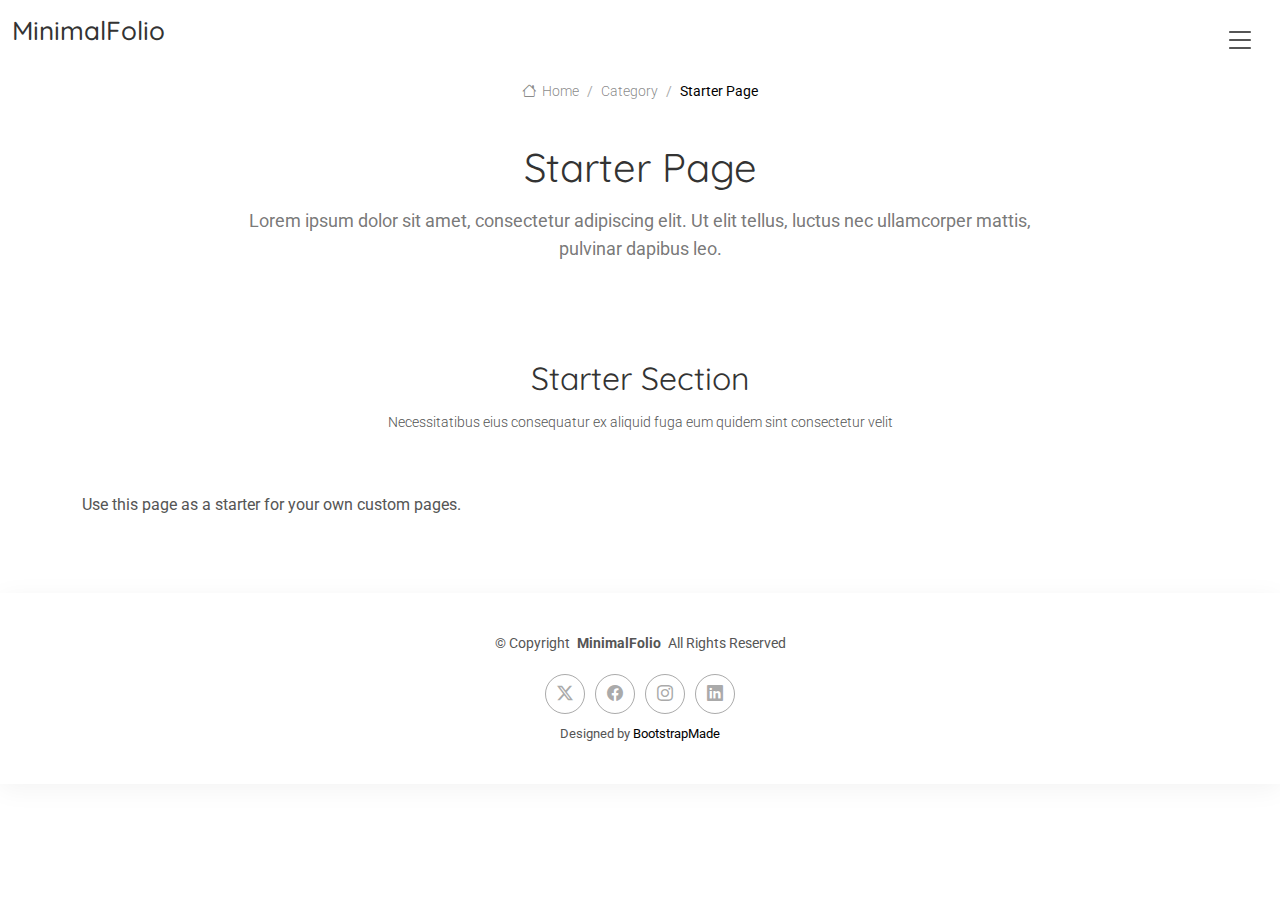
<file: MinimalFolio/starter-page.html>
<!DOCTYPE html>
<html lang="en">

<head>
  <meta charset="utf-8">
  <meta content="width=device-width, initial-scale=1.0" name="viewport">
  <title>Starter Page - MinimalFolio Bootstrap Template</title>
  <meta name="description" content="">
  <meta name="keywords" content="">

  <!-- Favicons -->
  <link href="assets/img/favicon.png" rel="icon">
  <link href="assets/img/apple-touch-icon.png" rel="apple-touch-icon">

  <!-- Fonts -->
  <link href="https://fonts.googleapis.com" rel="preconnect">
  <link href="https://fonts.gstatic.com" rel="preconnect" crossorigin>
  <link href="https://fonts.googleapis.com/css2?family=Roboto:ital,wght@0,100;0,300;0,400;0,500;0,700;0,900;1,100;1,300;1,400;1,500;1,700;1,900&family=Raleway:ital,wght@0,100;0,200;0,300;0,400;0,500;0,600;0,700;0,800;0,900;1,100;1,200;1,300;1,400;1,500;1,600;1,700;1,800;1,900&family=Quicksand:wght@300;400;500;600;700&display=swap" rel="stylesheet">

  <!-- Vendor CSS Files -->
  <link href="assets/vendor/bootstrap/css/bootstrap.min.css" rel="stylesheet">
  <link href="assets/vendor/bootstrap-icons/bootstrap-icons.css" rel="stylesheet">
  <link href="assets/vendor/aos/aos.css" rel="stylesheet">
  <link href="assets/vendor/glightbox/css/glightbox.min.css" rel="stylesheet">
  <link href="assets/vendor/swiper/swiper-bundle.min.css" rel="stylesheet">

  <!-- Main CSS File -->
  <link href="assets/css/main.css" rel="stylesheet">

  <!-- =======================================================
  * Template Name: MinimalFolio
  * Template URL: https://bootstrapmade.com/minimalfolio-bootstrap-portfolio-template/
  * Updated: Aug 05 2025 with Bootstrap v5.3.7
  * Author: BootstrapMade.com
  * License: https://bootstrapmade.com/license/
  ======================================================== -->
</head>

<body class="starter-page-page">

  <header id="header" class="header d-flex align-items-center position-relative">
    <div class="container-fluid position-relative d-flex align-items-center justify-content-between">

      <a href="index.html" class="logo d-flex align-items-center">
        <!-- Uncomment the line below if you also wish to use an image logo -->
        <!-- <img src="assets/img/logo.webp" alt=""> -->
        <h1 class="sitename">MinimalFolio</h1>
      </a>

      <nav id="navmenu" class="navmenu">
        <ul>
          <li><a href="#hero">Home</a></li>
          <li><a href="#about">About</a></li>
          <li><a href="#resume">Resume</a></li>
          <li><a href="#portfolio">Portfolio</a></li>
          <li><a href="#services">Services</a></li>
          <li class="dropdown"><a href="#"><span>Dropdown</span> <i class="bi bi-chevron-down toggle-dropdown"></i></a>
            <ul>
              <li><a href="#">Dropdown 1</a></li>
              <li class="dropdown"><a href="#"><span>Deep Dropdown</span> <i class="bi bi-chevron-down toggle-dropdown"></i></a>
                <ul>
                  <li><a href="#">Deep Dropdown 1</a></li>
                  <li><a href="#">Deep Dropdown 2</a></li>
                  <li><a href="#">Deep Dropdown 3</a></li>
                  <li><a href="#">Deep Dropdown 4</a></li>
                  <li><a href="#">Deep Dropdown 5</a></li>
                </ul>
              </li>
              <li><a href="#">Dropdown 2</a></li>
              <li><a href="#">Dropdown 3</a></li>
              <li><a href="#">Dropdown 4</a></li>
            </ul>
          </li>
          <li><a href="#contact">Contact</a></li>
        </ul>
        <i class="mobile-nav-toggle d-xl-none bi bi-list"></i>
      </nav>

    </div>
  </header>

  <main class="main">

    <!-- Page Title -->
    <div class="page-title">
      <div class="breadcrumbs">
        <nav aria-label="breadcrumb">
          <ol class="breadcrumb">
            <li class="breadcrumb-item"><a href="#"><i class="bi bi-house"></i> Home</a></li>
            <li class="breadcrumb-item"><a href="#">Category</a></li>
            <li class="breadcrumb-item active current">Starter Page</li>
          </ol>
        </nav>
      </div>

      <div class="title-wrapper">
        <h1>Starter Page</h1>
        <p>Lorem ipsum dolor sit amet, consectetur adipiscing elit. Ut elit tellus, luctus nec ullamcorper mattis, pulvinar dapibus leo.</p>
      </div>
    </div><!-- End Page Title -->

    <!-- Starter Section Section -->
    <section id="starter-section" class="starter-section section">

      <!-- Section Title -->
      <div class="container section-title" data-aos="fade-up">
        <h2>Starter Section</h2>
        <p>Necessitatibus eius consequatur ex aliquid fuga eum quidem sint consectetur velit</p>
      </div><!-- End Section Title -->

      <div class="container" data-aos="fade-up">
        <p>Use this page as a starter for your own custom pages.</p>
      </div>

    </section><!-- /Starter Section Section -->

  </main>

  <footer id="footer" class="footer">

    <div class="container">
      <div class="copyright text-center ">
        <p>© <span>Copyright</span> <strong class="px-1 sitename">MinimalFolio</strong> <span>All Rights Reserved</span></p>
      </div>
      <div class="social-links d-flex justify-content-center">
        <a href=""><i class="bi bi-twitter-x"></i></a>
        <a href=""><i class="bi bi-facebook"></i></a>
        <a href=""><i class="bi bi-instagram"></i></a>
        <a href=""><i class="bi bi-linkedin"></i></a>
      </div>
      <div class="credits">
        <!-- All the links in the footer should remain intact. -->
        <!-- You can delete the links only if you've purchased the pro version. -->
        <!-- Licensing information: https://bootstrapmade.com/license/ -->
        <!-- Purchase the pro version with working PHP/AJAX contact form: [buy-url] -->
        Designed by <a href="https://bootstrapmade.com/">BootstrapMade</a>
      </div>
    </div>

  </footer>

  <!-- Scroll Top -->
  <a href="#" id="scroll-top" class="scroll-top d-flex align-items-center justify-content-center"><i class="bi bi-arrow-up-short"></i></a>

  <!-- Preloader -->
  <div id="preloader">
    <div></div>
    <div></div>
    <div></div>
    <div></div>
  </div>

  <!-- Vendor JS Files -->
  <script src="assets/vendor/bootstrap/js/bootstrap.bundle.min.js"></script>
  <script src="assets/vendor/php-email-form/validate.js"></script>
  <script src="assets/vendor/aos/aos.js"></script>
  <script src="assets/vendor/typed.js/typed.umd.js"></script>
  <script src="assets/vendor/waypoints/noframework.waypoints.js"></script>
  <script src="assets/vendor/imagesloaded/imagesloaded.pkgd.min.js"></script>
  <script src="assets/vendor/isotope-layout/isotope.pkgd.min.js"></script>
  <script src="assets/vendor/glightbox/js/glightbox.min.js"></script>
  <script src="assets/vendor/swiper/swiper-bundle.min.js"></script>

  <!-- Main JS File -->
  <script src="assets/js/main.js"></script>

</body>

</html>
</file>
<file: MinimalFolio/assets/css/main.css>
/**
* Template Name: MinimalFolio
* Template URL: https://bootstrapmade.com/minimalfolio-bootstrap-portfolio-template/
* Updated: Aug 05 2025 with Bootstrap v5.3.7
* Author: BootstrapMade.com
* License: https://bootstrapmade.com/license/
*/

/*--------------------------------------------------------------
# Font & Color Variables
# Help: https://bootstrapmade.com/color-system/
--------------------------------------------------------------*/
/* Fonts */
:root {
  --default-font: "Roboto",  system-ui, -apple-system, "Segoe UI", Roboto, "Helvetica Neue", Arial, "Noto Sans", "Liberation Sans", sans-serif, "Apple Color Emoji", "Segoe UI Emoji", "Segoe UI Symbol", "Noto Color Emoji";
  --heading-font: "Quicksand",  sans-serif;
  --nav-font: "Raleway",  sans-serif;
}

/* Global Colors - The following color variables are used throughout the website. Updating them here will change the color scheme of the entire website */
:root { 
  --background-color: #ffffff; /* Background color for the entire website, including individual sections */
  --default-color: #555555; /* Default color used for the majority of the text content across the entire website */
  --heading-color: #333333; /* Color for headings, subheadings and title throughout the website */
  --accent-color: #000000; /* Accent color that represents your brand on the website. It's used for buttons, links, and other elements that need to stand out */
  --surface-color: #ffffff; /* The surface color is used as a background of boxed elements within sections, such as cards, icon boxes, or other elements that require a visual separation from the global background. */
  --contrast-color: #ffffff; /* Contrast color for text, ensuring readability against backgrounds of accent, heading, or default colors. */
}

/* Nav Menu Colors - The following color variables are used specifically for the navigation menu. They are separate from the global colors to allow for more customization options */
:root {
  --nav-color: #555555;  /* The default color of the main navmenu links */
  --nav-hover-color: #000000; /* Applied to main navmenu links when they are hovered over or active */
  --nav-mobile-background-color: #fafafa; /* Used as the background color for mobile navigation menu */
  --nav-dropdown-background-color: #ffffff; /* Used as the background color for dropdown items that appear when hovering over primary navigation items */
  --nav-dropdown-color: #8f8f8f; /* Used for navigation links of the dropdown items in the navigation menu. */
  --nav-dropdown-hover-color: #000000; /* Similar to --nav-hover-color, this color is applied to dropdown navigation links when they are hovered over. */
}

/* Color Presets - These classes override global colors when applied to any section or element, providing reuse of the sam color scheme. */

.light-background {
  --background-color: #fafafa;
  --surface-color: #ffffff;
}

.dark-background {
  --background-color: #060606;
  --default-color: #ffffff;
  --heading-color: #ffffff;
  --surface-color: #252525;
  --contrast-color: #ffffff;
}

/* Smooth scroll */
:root {
  scroll-behavior: smooth;
}

/*--------------------------------------------------------------
# General Styling & Shared Classes
--------------------------------------------------------------*/
body {
  color: var(--default-color);
  background-color: var(--background-color);
  font-family: var(--default-font);
}

a {
  color: var(--accent-color);
  text-decoration: none;
  transition: 0.3s;
}

a:hover {
  color: color-mix(in srgb, var(--accent-color), transparent 25%);
  text-decoration: none;
}

h1,
h2,
h3,
h4,
h5,
h6 {
  color: var(--heading-color);
  font-family: var(--heading-font);
}

/* PHP Email Form Messages
------------------------------*/
.php-email-form .error-message {
  display: none;
  background: #df1529;
  color: #ffffff;
  text-align: left;
  padding: 15px;
  margin-bottom: 24px;
  font-weight: 600;
}

.php-email-form .sent-message {
  display: none;
  color: #ffffff;
  background: #059652;
  text-align: center;
  padding: 15px;
  margin-bottom: 24px;
  font-weight: 600;
}

.php-email-form .loading {
  display: none;
  background: var(--surface-color);
  text-align: center;
  padding: 15px;
  margin-bottom: 24px;
}

.php-email-form .loading:before {
  content: "";
  display: inline-block;
  border-radius: 50%;
  width: 24px;
  height: 24px;
  margin: 0 10px -6px 0;
  border: 3px solid var(--accent-color);
  border-top-color: var(--surface-color);
  animation: php-email-form-loading 1s linear infinite;
}

@keyframes php-email-form-loading {
  0% {
    transform: rotate(0deg);
  }

  100% {
    transform: rotate(360deg);
  }
}

/*--------------------------------------------------------------
# Global Header
--------------------------------------------------------------*/
.header {
  --background-color: rgba(255, 255, 255, 0);
  color: var(--default-color);
  background-color: var(--background-color);
  padding: 15px 0;
  transition: all 0.5s;
  z-index: 997;
}

.header .logo {
  line-height: 1;
}

.header .logo img {
  max-height: 32px;
  margin-right: 8px;
}

.header .logo h1 {
  font-size: 26px;
  margin: 0;
  font-weight: 500;
  color: var(--heading-color);
}

/*--------------------------------------------------------------
# Navigation Menu
--------------------------------------------------------------*/
/* Navmenu */
.mobile-nav-toggle {
  background-color: var(--background-color);
  padding: 4px;
  color: var(--nav-color);
  position: fixed;
  top: 20px;
  right: 20px;
  font-size: 32px;
  line-height: 0;
  cursor: pointer;
  display: block !important;
  z-index: 998;
  transition: 0.3s;
}

.mobile-nav-toggle:hover {
  color: var(--nav-hover-color);
}

.navmenu {
  position: fixed;
  top: 0;
  bottom: 0;
  right: -300px;
  z-index: 997;
  transition: 0.3s;
  width: 300px;
  overflow: hidden;
}

.navmenu ul {
  display: block;
  list-style: none;
  padding: 10px 0;
  margin: 0;
  overflow-y: auto;
  transition: 0.3s;
  z-index: 998;
}

.navmenu a,
.navmenu a:focus {
  color: var(--nav-dropdown-color);
  padding: 10px 20px;
  font-family: var(--nav-font);
  font-size: 15px;
  font-weight: 400;
  display: flex;
  align-items: center;
  justify-content: space-between;
  white-space: nowrap;
  transition: 0.3s;
}

.navmenu a i,
.navmenu a:focus i {
  font-size: 12px;
  line-height: 0;
  margin-left: 5px;
  width: 30px;
  height: 30px;
  display: flex;
  align-items: center;
  justify-content: center;
  border-radius: 50%;
  transition: 0.3s;
  background-color: color-mix(in srgb, var(--accent-color), transparent 90%);
}

.navmenu a i:hover,
.navmenu a:focus i:hover {
  background-color: var(--accent-color);
  color: var(--contrast-color);
}

.navmenu a:hover,
.navmenu .active,
.navmenu .active:focus {
  color: var(--nav-dropdown-hover-color);
}

.navmenu .active i,
.navmenu .active:focus i {
  background-color: var(--accent-color);
  color: var(--contrast-color);
  transform: rotate(180deg);
}

.navmenu .dropdown ul {
  position: static;
  display: none;
  z-index: 99;
  padding: 10px 0;
  margin: 10px 20px;
  box-shadow: none;
  transition: all 0.5s ease-in-out;
}

.navmenu .dropdown>.dropdown-active {
  display: block;
  background-color: var(--nav-dropdown-background-color);
  border: 1px solid color-mix(in srgb, var(--nav-dropdown-color), transparent 90%);
}

.mobile-nav-active {
  overflow: hidden;
}

.mobile-nav-active .mobile-nav-toggle {
  right: 310px;
  font-size: 36px;
}

.mobile-nav-active .navmenu {
  position: fixed;
  overflow: hidden;
  top: 0;
  bottom: 0;
  right: 0;
  background-color: var(--nav-mobile-background-color);
  transition: 0.3s;
}

/*--------------------------------------------------------------
# Global Footer
--------------------------------------------------------------*/
.footer {
  color: var(--default-color);
  background-color: var(--background-color);
  font-size: 14px;
  padding: 40px 0;
  position: relative;
  box-shadow: 0 5px 25px rgba(0, 0, 0, 0.05);
}

.footer .copyright p {
  margin-bottom: 0;
}

.footer .social-links {
  margin-top: 20px;
}

.footer .social-links a {
  display: flex;
  align-items: center;
  justify-content: center;
  width: 40px;
  height: 40px;
  border-radius: 50%;
  border: 1px solid color-mix(in srgb, var(--default-color), transparent 50%);
  font-size: 16px;
  color: color-mix(in srgb, var(--default-color), transparent 50%);
  margin: 0 5px;
  transition: 0.3s;
}

.footer .social-links a:hover {
  color: var(--accent-color);
  border-color: var(--accent-color);
}

.footer .credits {
  margin-top: 10px;
  font-size: 13px;
  text-align: center;
}

/*--------------------------------------------------------------
# Preloader
--------------------------------------------------------------*/
#preloader {
  position: fixed;
  inset: 0;
  z-index: 9999;
  overflow: hidden;
  background-color: var(--background-color);
  transition: all 0.6s ease-out;
  width: 100%;
  height: 100vh;
  display: flex;
  align-items: center;
  justify-content: center;
}

#preloader div {
  width: 13px;
  height: 13px;
  background-color: var(--accent-color);
  border-radius: 50%;
  animation-timing-function: cubic-bezier(0, 1, 1, 0);
  position: absolute;
  left: 50%;
}

#preloader div:nth-child(1) {
  left: calc(50% + 8px);
  animation: animate-preloader-1 0.6s infinite;
}

#preloader div:nth-child(2) {
  left: calc(50% + 8px);
  animation: animate-preloader-2 0.6s infinite;
}

#preloader div:nth-child(3) {
  left: calc(50% + 32px);
  animation: animate-preloader-2 0.6s infinite;
}

#preloader div:nth-child(4) {
  left: calc(50% + 56px);
  animation: animate-preloader-3 0.6s infinite;
}

@keyframes animate-preloader-1 {
  0% {
    transform: scale(0);
  }

  100% {
    transform: scale(1);
  }
}

@keyframes animate-preloader-3 {
  0% {
    transform: scale(1);
  }

  100% {
    transform: scale(0);
  }
}

@keyframes animate-preloader-2 {
  0% {
    transform: translate(0, 0);
  }

  100% {
    transform: translate(24px, 0);
  }
}

/*--------------------------------------------------------------
# Scroll Top Button
--------------------------------------------------------------*/
.scroll-top {
  position: fixed;
  visibility: hidden;
  opacity: 0;
  right: 15px;
  bottom: 15px;
  z-index: 99999;
  background-color: var(--accent-color);
  width: 40px;
  height: 40px;
  border-radius: 4px;
  transition: all 0.4s;
}

.scroll-top i {
  font-size: 24px;
  color: var(--contrast-color);
  line-height: 0;
}

.scroll-top:hover {
  background-color: color-mix(in srgb, var(--accent-color), transparent 20%);
  color: var(--contrast-color);
}

.scroll-top.active {
  visibility: visible;
  opacity: 1;
}

/*--------------------------------------------------------------
# Disable aos animation delay on mobile devices
--------------------------------------------------------------*/
@media screen and (max-width: 768px) {
  [data-aos-delay] {
    transition-delay: 0 !important;
  }
}

/*--------------------------------------------------------------
# Global Page Titles & Breadcrumbs
--------------------------------------------------------------*/
.page-title {
  text-align: center;
  padding: 20px 0;
}

.page-title .breadcrumbs {
  margin-bottom: 1.5rem;
}

.page-title .breadcrumbs .breadcrumb {
  justify-content: center;
  margin: 0;
  padding: 0;
  background: none;
}

.page-title .breadcrumbs .breadcrumb .breadcrumb-item {
  font-size: 0.9rem;
  color: color-mix(in srgb, var(--default-color), transparent 30%);
}

.page-title .breadcrumbs .breadcrumb .breadcrumb-item.active {
  color: var(--accent-color);
}

.page-title .breadcrumbs .breadcrumb .breadcrumb-item a {
  color: inherit;
  text-decoration: none;
  transition: color 0.3s ease;
  font-weight: 300;
}

.page-title .breadcrumbs .breadcrumb .breadcrumb-item a:hover {
  color: var(--accent-color);
}

.page-title .breadcrumbs .breadcrumb .breadcrumb-item a i {
  font-size: 0.9rem;
  margin-right: 0.2rem;
}

.page-title .breadcrumbs .breadcrumb .breadcrumb-item+.breadcrumb-item::before {
  color: color-mix(in srgb, var(--default-color), transparent 50%);
}

.page-title .title-wrapper {
  max-width: 800px;
  margin: 0 auto;
  padding: 1rem 0;
}

.page-title .title-wrapper h1 {
  font-size: 2.5rem;
  margin-bottom: 1rem;
  font-weight: 400;
  color: var(--heading-color);
}

.page-title .title-wrapper p {
  font-size: 1.1rem;
  color: color-mix(in srgb, var(--default-color), transparent 20%);
  margin: 0;
  line-height: 1.6;
}

@media (max-width: 768px) {
  .page-title .title-wrapper h1 {
    font-size: 2rem;
  }

  .page-title .title-wrapper p {
    font-size: 1rem;
  }
}

@media (max-width: 576px) {
  .page-title .title-wrapper h1 {
    font-size: 1.75rem;
  }
}

/*--------------------------------------------------------------
# Global Sections
--------------------------------------------------------------*/
section,
.section {
  color: var(--default-color);
  background-color: var(--background-color);
  padding: 60px 0;
  overflow: clip;
}

/*--------------------------------------------------------------
# Global Section Titles
--------------------------------------------------------------*/
.section-title {
  text-align: center;
  padding-bottom: 60px;
  position: relative;
}

.section-title h2 {
  font-size: 32px;
  font-weight: 400;
  margin-bottom: 15px;
}

.section-title p {
  margin-bottom: 0;
  font-size: 14px;
  font-weight: 300;
}

/*--------------------------------------------------------------
# Hero Section
--------------------------------------------------------------*/
.hero {
  padding-top: 60px;
  min-height: 100vh;
  display: flex;
  align-items: center;
  padding-bottom: 120px;
  /* Typographic system for hero */
  /* CTAs */
  /* Meta row */
  /* Portrait block */
  /* Gentle section visual calm */
  /* Spacing rhythm */
  /* Subtle parallax simulation for large screens */
  /* Responsive refinements */
}

.hero .intro .eyebrow .dot {
  width: 8px;
  height: 8px;
  border-radius: 50%;
  background: var(--accent-color);
  flex: 0 0 auto;
}

.hero .intro .eyebrow .text {
  font-family: var(--nav-font);
  font-size: 14px;
  letter-spacing: 0.12em;
  text-transform: uppercase;
  color: color-mix(in srgb, var(--default-color), transparent 30%);
}

.hero .intro .display-heading {
  font-family: var(--heading-font);
  font-weight: 300;
  font-size: clamp(36px, 5vw, 56px);
  line-height: 1.15;
  letter-spacing: -0.02em;
  margin-bottom: 10px;
}

.hero .intro .lead {
  font-size: 18px;
  line-height: 1.8;
  color: color-mix(in srgb, var(--default-color), transparent 10%);
  max-width: 58ch;
}

.hero .btn-ghost {
  --_border: color-mix(in srgb, var(--default-color), transparent 80%);
  --_hover: color-mix(in srgb, var(--accent-color), transparent 85%);
  border: 1px solid var(--_border);
  color: var(--default-color);
  background-color: var(--surface-color);
  padding: 10px 18px;
  border-radius: 8px;
  transition: all 0.3s ease-in-out;
}

.hero .btn-ghost:hover,
.hero .btn-ghost:focus {
  border-color: var(--accent-color);
  color: var(--accent-color);
  box-shadow: 0 6px 20px color-mix(in srgb, var(--accent-color), transparent 90%);
  outline: none;
}

.hero .btn-ghost:active {
  transform: translateY(1px);
}

.hero .link-underline {
  position: relative;
  color: var(--accent-color);
  font-weight: 400;
  padding-bottom: 2px;
  transition: color 0.3s ease-in-out;
}

.hero .link-underline:after {
  content: "";
  position: absolute;
  left: 0;
  bottom: -2px;
  width: 100%;
  height: 1px;
  background: color-mix(in srgb, var(--accent-color), transparent 40%);
  transform: scaleX(0.6);
  transform-origin: left;
  transition: transform 0.3s ease-in-out, background 0.3s ease-in-out;
}

.hero .link-underline:hover,
.hero .link-underline:focus {
  color: color-mix(in srgb, var(--accent-color), transparent 10%);
  outline: none;
  border-radius: 4px;
}

.hero .link-underline:hover:after,
.hero .link-underline:focus:after {
  transform: scaleX(1);
  background: var(--accent-color);
}

.hero .meta .meta-item {
  color: color-mix(in srgb, var(--default-color), transparent 20%);
}

.hero .meta .meta-item i {
  color: var(--accent-color);
}

.hero .portrait-wrap .portrait-img {
  width: 100%;
  height: auto;
  border-radius: 10px;
  display: block;
  box-shadow: 0 20px 60px color-mix(in srgb, var(--default-color), transparent 90%);
  transform: translateZ(0);
  transition: transform 0.4s ease-in-out, box-shadow 0.4s ease-in-out;
}

.hero .portrait-wrap:hover .portrait-img {
  transform: scale(1.015);
  box-shadow: 0 28px 80px color-mix(in srgb, var(--accent-color), transparent 90%);
}

.hero .portrait-wrap .badge.note {
  position: absolute;
  right: 12px;
  bottom: 12px;
  display: inline-flex;
  align-items: center;
  gap: 8px;
  padding: 8px 12px;
  border-radius: 999px;
  background: color-mix(in srgb, var(--accent-color), var(--surface-color) 85%);
  color: var(--default-color);
  font-size: 13px;
  backdrop-filter: blur(6px);
  box-shadow: 0 10px 30px color-mix(in srgb, var(--accent-color), transparent 88%);
}

.hero .portrait-wrap .badge.note i {
  color: var(--accent-color);
}

section .hero {
  background: var(--background-color);
}

.hero .cta-group {
  gap: 16px;
}

@media (min-width: 992px) {
  .hero .portrait-wrap {
    will-change: transform;
  }
}

@media (max-width: 992px) {
  .hero .intro .lead {
    font-size: 17px;
  }

  .hero .portrait-wrap .badge.note {
    transform: scale(0.95);
  }
}

@media (max-width: 576px) {
  .hero .intro .display-heading {
    font-size: 34px;
  }

  .hero .cta-group {
    flex-direction: column;
    align-items: flex-start;
  }
}

/*--------------------------------------------------------------
# About Section
--------------------------------------------------------------*/
.about {
  /* Layout rhythm */
  --maxw: 1200px;
  --space-1: 16px;
  --space-2: 24px;
  --space-3: 40px;
  --space-4: 64px;
  --radius-s: 6px;
  --shadow-soft: 0 10px 30px color-mix(in srgb, var(--default-color), transparent 92%);
}

.about .container {
  max-width: var(--maxw);
}

.about .intro-wrap {
  margin-bottom: var(--space-4);
}

.about .intro-content .eyebrow {
  display: inline-block;
  letter-spacing: 0.12em;
  text-transform: uppercase;
  font-size: 12px;
  color: color-mix(in srgb, var(--default-color), transparent 40%);
  margin-bottom: var(--space-1);
}

.about .intro-content .headline {
  font-family: var(--heading-font);
  font-weight: 300;
  line-height: 1.2;
  font-size: clamp(28px, 4vw, 44px);
  margin: 0 0 var(--space-2) 0;
}

.about .intro-content .lead {
  font-size: 18px;
  line-height: 1.8;
  color: color-mix(in srgb, var(--default-color), transparent 10%);
  margin-bottom: var(--space-2);
}

.about .intro-content p {
  line-height: 1.8;
  margin-bottom: var(--space-2);
  color: color-mix(in srgb, var(--default-color), transparent 5%);
}

.about .intro-content .cta-group {
  display: flex;
  gap: var(--space-2);
  align-items: center;
  margin-top: var(--space-2);
}

.about .intro-content .cta-group .btn-ghost {
  display: inline-flex;
  align-items: center;
  gap: 8px;
  padding: 12px 18px;
  border-radius: var(--radius-s);
  color: var(--accent-color);
  background: color-mix(in srgb, var(--accent-color), transparent 92%);
  border: 1px solid color-mix(in srgb, var(--accent-color), transparent 70%);
  transition: 0.3s ease-in-out;
}

.about .intro-content .cta-group .btn-ghost:hover,
.about .intro-content .cta-group .btn-ghost:focus {
  color: var(--contrast-color);
  background: var(--accent-color);
  border-color: var(--accent-color);
  outline: none;
  box-shadow: 0 0 0 3px color-mix(in srgb, var(--accent-color), transparent 70%);
}

.about .intro-content .cta-group .link-underline {
  display: inline-flex;
  align-items: center;
  gap: 8px;
  position: relative;
  color: var(--accent-color);
  padding-bottom: 4px;
  transition: 0.3s ease-in-out;
}

.about .intro-content .cta-group .link-underline::after {
  content: "";
  position: absolute;
  left: 0;
  right: 0;
  bottom: 0;
  height: 1px;
  background: color-mix(in srgb, var(--accent-color), transparent 40%);
  transform: scaleX(0.4);
  transform-origin: left;
  transition: 0.3s ease-in-out;
}

.about .intro-content .cta-group .link-underline:hover,
.about .intro-content .cta-group .link-underline:focus {
  color: color-mix(in srgb, var(--accent-color), transparent 10%);
  outline: none;
}

.about .intro-content .cta-group .link-underline:hover::after,
.about .intro-content .cta-group .link-underline:focus::after {
  transform: scaleX(1);
}

.about .profile-figure {
  margin: 0;
}

.about .profile-figure .profile-photo {
  width: 88%;
  max-width: 440px;
  border-radius: 18px;
  box-shadow: var(--shadow-soft);
  transform: translateY(0);
  transition: transform 0.3s ease-in-out;
}

.about .profile-figure .profile-caption {
  margin-top: var(--space-2);
  display: flex;
  align-items: center;
  gap: var(--space-2);
}

.about .profile-figure .profile-caption .signature {
  max-width: 160px;
  filter: grayscale(100%);
  opacity: 0.85;
}

.about .profile-figure .profile-caption .meta {
  font-size: 14px;
  color: color-mix(in srgb, var(--default-color), transparent 20%);
}

.about .profile-figure .profile-caption .meta .funfact {
  font-size: 13px;
  margin-top: 4px;
  color: color-mix(in srgb, var(--default-color), transparent 35%);
}

.about .profile-figure:hover .profile-photo {
  transform: translateY(-4px);
}

.about .skills-wrap {
  margin-top: var(--space-4);
  margin-bottom: var(--space-4);
}

.about .skills-wrap .skill-item {
  padding: var(--space-2);
  border-radius: var(--radius-s);
  transition: 0.3s ease-in-out;
  background: color-mix(in srgb, var(--surface-color), var(--accent-color) 2%);
  border: 1px solid color-mix(in srgb, var(--default-color), transparent 88%);
  height: 100%;
}

.about .skills-wrap .skill-item i {
  font-size: 24px;
  color: var(--accent-color);
  margin-bottom: var(--space-1);
  display: inline-block;
}

.about .skills-wrap .skill-item h3 {
  font-size: 16px;
  margin-bottom: 6px;
  font-weight: 500;
}

.about .skills-wrap .skill-item p {
  margin: 0;
  font-size: 14px;
  color: color-mix(in srgb, var(--default-color), transparent 25%);
}

.about .skills-wrap .skill-item:hover {
  transform: translateY(-3px);
  border-color: color-mix(in srgb, var(--accent-color), transparent 60%);
  box-shadow: var(--shadow-soft);
}

.about .journey-wrap {
  margin-bottom: var(--space-4);
}

.about .journey-wrap .timeline-item {
  position: relative;
  padding-left: 26px;
}

.about .journey-wrap .timeline-item time {
  display: inline-block;
  font-size: 12px;
  letter-spacing: 0.08em;
  text-transform: uppercase;
  color: color-mix(in srgb, var(--default-color), transparent 45%);
  margin-bottom: 6px;
}

.about .journey-wrap .timeline-item h4 {
  font-size: 18px;
  font-weight: 400;
  margin: 0 0 6px;
}

.about .journey-wrap .timeline-item p {
  font-size: 14px;
  color: color-mix(in srgb, var(--default-color), transparent 25%);
  margin: 0;
}

.about .journey-wrap .timeline-item .dot {
  position: absolute;
  left: 0;
  top: 4px;
  width: 10px;
  height: 10px;
  border-radius: 50%;
  background: var(--accent-color);
  box-shadow: 0 0 0 6px color-mix(in srgb, var(--accent-color), transparent 80%);
}

.about .personal-quote {
  margin: var(--space-3) 0 var(--space-4);
  padding: var(--space-2) 0;
  text-align: center;
}

.about .personal-quote p {
  font-family: var(--heading-font);
  font-weight: 300;
  font-size: clamp(20px, 3vw, 28px);
  line-height: 1.5;
  color: color-mix(in srgb, var(--default-color), transparent 5%);
  margin: 0 auto;
  max-width: 800px;
}

.about .facts-wrap .fact-pill {
  display: flex;
  align-items: center;
  justify-content: center;
  gap: 10px;
  padding: 10px 14px;
  border-radius: 999px;
  border: 1px solid color-mix(in srgb, var(--default-color), transparent 85%);
  background: var(--surface-color);
  color: color-mix(in srgb, var(--default-color), transparent 10%);
  transition: 0.3s ease-in-out;
}

.about .facts-wrap .fact-pill i {
  color: var(--accent-color);
}

.about .facts-wrap .fact-pill span {
  font-size: 14px;
}

.about .facts-wrap .fact-pill:hover {
  transform: translateY(-2px);
  border-color: color-mix(in srgb, var(--accent-color), transparent 60%);
  box-shadow: var(--shadow-soft);
}

.about .facts-wrap .fact-pill:focus-within {
  box-shadow: 0 0 0 3px color-mix(in srgb, var(--accent-color), transparent 70%);
}

@media (max-width: 992px) {
  .about .profile-figure {
    text-align: center !important;
  }

  .about .profile-figure .profile-photo {
    width: 72%;
  }

  .about .intro-content .cta-group {
    flex-wrap: wrap;
  }
}

@media (max-width: 576px) {
  .about .profile-figure .profile-photo {
    width: 100%;
  }

  .about .skills-wrap {
    margin-top: var(--space-3);
  }
}

/*--------------------------------------------------------------
# Skills Section
--------------------------------------------------------------*/
.skills {
  padding-top: 60px;
  padding-bottom: 60px;
  /* Design tokens for this section */
  --radius: 8px;
  --muted: color-mix(in srgb, var(--default-color), transparent 65%);
  --soft-border: color-mix(in srgb, var(--default-color), transparent 85%);
  --soft-shadow: 0 8px 24px color-mix(in srgb, var(--default-color), transparent 94%);
  --accent-soft: color-mix(in srgb, var(--accent-color), var(--background-color) 85%);
  /* Focus styles for accessibility */
  /* Subtle divider behavior via spacing rhythm */
  /* Swiper compatibility snippet (kept global for any future slider inside) */
  /* Responsive tweaks */
}

.skills .skill-block {
  padding: 22px 6px 6px 6px;
  border-radius: var(--radius);
  transition: transform 0.3s ease-in-out, box-shadow 0.3s ease-in-out;
  position: relative;
}

.skills .skill-block:hover {
  transform: translateY(-2px);
}

.skills .skill-block header .skill-title {
  font-size: 18px;
  font-weight: 400;
  margin: 0;
}

.skills .skill-block header .skill-badge {
  font-size: 12px;
  padding: 4px 10px;
  border-radius: 999px;
  color: var(--accent-color);
  background: color-mix(in srgb, var(--accent-color), transparent 92%);
  border: 1px solid color-mix(in srgb, var(--accent-color), transparent 80%);
}

.skills .skill-block .skill-desc {
  color: var(--muted);
  font-size: 15px;
  line-height: 1.8;
  margin-bottom: 14px;
}

.skills .skill-block .progress.slim {
  height: 6px;
  background-color: color-mix(in srgb, var(--default-color), transparent 90%);
  border-radius: 999px;
  overflow: hidden;
}

.skills .skill-block .progress.slim .progress-bar {
  width: 0%;
  background: linear-gradient(90deg, var(--accent-color), color-mix(in srgb, var(--accent-color), transparent 20%));
  transition: width 0.6s ease-in-out;
}

.skills .soft-card {
  background: var(--surface-color);
  border: 1px solid var(--soft-border);
  box-shadow: var(--soft-shadow);
}

.skills .soft-card .mini-head {
  font-weight: 400;
  letter-spacing: 0.3px;
  font-size: 16px;
  color: var(--heading-color);
  margin-bottom: 10px;
}

.skills .soft-card .tool-list li {
  padding: 8px 0;
  border-bottom: 1px dashed color-mix(in srgb, var(--default-color), transparent 88%);
}

.skills .soft-card .tool-list li:last-child {
  border-bottom: 0;
}

.skills .soft-card .tool-list li i {
  color: var(--accent-color);
  font-size: 18px;
  line-height: 1;
}

.skills .soft-card .tool-list li span {
  color: var(--default-color);
}

.skills .note {
  color: var(--muted);
  font-size: 16px;
  line-height: 1.8;
}

.skills a:focus-visible,
.skills button:focus-visible,
.skills .skill-block:focus-visible,
.skills .soft-card:focus-visible {
  outline: 2px solid var(--accent-color);
  outline-offset: 3px;
  border-radius: calc(var(--radius) - 2px);
}

.skills .alt-grid {
  margin-top: 60px;
}

.skills .swiper-wrapper {
  height: auto !important;
}

@media (max-width: 992px) {
  .skills .intro-wrap .headline {
    font-size: clamp(26px, 4.2vw, 36px);
  }
}

@media (max-width: 768px) {
  .skills .soft-card {
    padding: 24px !important;
  }

  .skills .skill-block {
    padding-top: 18px;
  }
}

/*--------------------------------------------------------------
# Resume Section
--------------------------------------------------------------*/
.resume .resume-navigation {
  gap: 4rem;
  margin-bottom: 5rem;
  padding: 2rem 0;
  border-bottom: 1px solid color-mix(in srgb, var(--default-color), transparent 90%);
  border: none;
}

@media (max-width: 992px) {
  .resume .resume-navigation {
    padding: 0;
  }
}

.resume .resume-navigation .nav-item .nav-link {
  background: none;
  border: none;
  display: flex;
  align-items: center;
  gap: 1rem;
  cursor: pointer;
  padding: 1rem 1.5rem;
  border-radius: 0;
  transition: all 0.3s ease;
  position: relative;
  color: var(--default-color);
}

.resume .resume-navigation .nav-item .nav-link .nav-number {
  font-size: 0.875rem;
  font-weight: 300;
  color: color-mix(in srgb, var(--default-color), transparent 50%);
  transition: color 0.3s ease;
}

.resume .resume-navigation .nav-item .nav-link .nav-label {
  font-size: 1rem;
  font-weight: 400;
  color: var(--default-color);
  transition: color 0.3s ease;
}

.resume .resume-navigation .nav-item .nav-link::after {
  content: "";
  position: absolute;
  bottom: -2rem;
  left: 50%;
  transform: translateX(-50%) scaleX(0);
  width: 100%;
  height: 2px;
  background: var(--accent-color);
  transition: transform 0.3s ease;
}

.resume .resume-navigation .nav-item .nav-link:hover,
.resume .resume-navigation .nav-item .nav-link.active {
  background: none;
  border: none;
  box-shadow: none;
}

.resume .resume-navigation .nav-item .nav-link:hover .nav-number,
.resume .resume-navigation .nav-item .nav-link.active .nav-number {
  color: var(--accent-color);
}

.resume .resume-navigation .nav-item .nav-link:hover .nav-label,
.resume .resume-navigation .nav-item .nav-link.active .nav-label {
  color: var(--accent-color);
}

.resume .resume-navigation .nav-item .nav-link:hover::after,
.resume .resume-navigation .nav-item .nav-link.active::after {
  transform: translateX(-50%) scaleX(1);
}

.resume .resume-navigation .nav-item .nav-link:focus {
  outline: none;
  box-shadow: none;
}

@media (max-width: 992px) {
  .resume .resume-navigation .nav-item .nav-link::after {
    display: none;
  }
}

.resume .resume-content .tab-pane {
  min-height: 400px;
}

.resume .resume-content .section-intro {
  text-align: center;
  max-width: 600px;
  margin: 0 auto 4rem;
}

.resume .resume-content .section-intro h2 {
  font-size: 2.25rem;
  font-weight: 300;
  margin-bottom: 1.5rem;
  letter-spacing: -0.02em;
}

.resume .resume-content .section-intro p {
  font-size: 1.125rem;
  line-height: 1.7;
  color: color-mix(in srgb, var(--default-color), transparent 30%);
  font-weight: 300;
}

.resume .experience-grid {
  max-width: 800px;
  margin: 0 auto;
}

.resume .experience-grid .experience-item {
  padding: 2.5rem 0;
  border-bottom: 1px solid color-mix(in srgb, var(--default-color), transparent 92%);
}

.resume .experience-grid .experience-item:last-child {
  border-bottom: none;
}

.resume .experience-grid .experience-item .item-header {
  display: flex;
  justify-content: space-between;
  align-items: flex-start;
  margin-bottom: 1.5rem;
}

.resume .experience-grid .experience-item .item-header .position-info h3 {
  font-size: 1.375rem;
  font-weight: 400;
  margin-bottom: 0.5rem;
  line-height: 1.3;
}

.resume .experience-grid .experience-item .item-header .position-info .company {
  font-size: 1rem;
  color: var(--accent-color);
  font-weight: 400;
}

.resume .experience-grid .experience-item .item-header .period {
  font-size: 0.9rem;
  color: color-mix(in srgb, var(--default-color), transparent 40%);
  font-weight: 300;
  white-space: nowrap;
  margin-left: 2rem;
}

.resume .experience-grid .experience-item .item-content p {
  font-size: 1rem;
  line-height: 1.7;
  color: color-mix(in srgb, var(--default-color), transparent 25%);
  margin: 0;
  font-weight: 300;
}

.resume .education-list {
  max-width: 700px;
  margin: 0 auto;
}

.resume .education-list .education-entry {
  display: flex;
  gap: 3rem;
  padding: 2rem 0;
  border-bottom: 1px solid color-mix(in srgb, var(--default-color), transparent 92%);
}

.resume .education-list .education-entry:last-child {
  border-bottom: none;
}

.resume .education-list .education-entry .degree-year {
  flex-shrink: 0;
  font-size: 1.125rem;
  font-weight: 400;
  color: var(--accent-color);
  width: 80px;
}

.resume .education-list .education-entry .degree-details {
  flex: 1;
}

.resume .education-list .education-entry .degree-details h3 {
  font-size: 1.25rem;
  font-weight: 400;
  margin-bottom: 0.5rem;
  line-height: 1.3;
}

.resume .education-list .education-entry .degree-details .institution {
  font-size: 1rem;
  color: color-mix(in srgb, var(--default-color), transparent 30%);
  margin-bottom: 1rem;
  font-weight: 300;
}

.resume .education-list .education-entry .degree-details p {
  font-size: 0.95rem;
  line-height: 1.6;
  color: color-mix(in srgb, var(--default-color), transparent 35%);
  margin: 0;
  font-weight: 300;
}

.resume .skills-categories {
  max-width: 800px;
  margin: 0 auto;
}

.resume .skills-categories .skill-category {
  margin-bottom: 3rem;
}

.resume .skills-categories .skill-category:last-child {
  margin-bottom: 0;
}

.resume .skills-categories .skill-category h3 {
  font-size: 1.25rem;
  font-weight: 400;
  margin-bottom: 1.5rem;
  text-align: center;
}

.resume .skills-categories .skill-category .skill-tags {
  display: flex;
  flex-wrap: wrap;
  gap: 1rem;
  justify-content: center;
}

.resume .skills-categories .skill-category .skill-tags .skill-tag {
  background: var(--surface-color);
  border: 1px solid color-mix(in srgb, var(--default-color), transparent 85%);
  padding: 0.75rem 1.5rem;
  font-size: 0.9rem;
  font-weight: 300;
  color: var(--default-color);
  border-radius: 0;
  transition: all 0.3s ease;
}

.resume .skills-categories .skill-category .skill-tags .skill-tag:hover {
  border-color: var(--accent-color);
  color: var(--accent-color);
}

@media (max-width: 992px) {
  .resume .resume-navigation {
    gap: 2rem;
    margin-bottom: 3rem;
  }

  .resume .resume-navigation .nav-item .nav-link {
    padding: 0.75rem 1rem;
  }

  .resume .resume-navigation .nav-item .nav-link .nav-label {
    font-size: 0.9rem;
  }

  .resume .section-intro {
    margin-bottom: 3rem;
  }

  .resume .section-intro h2 {
    font-size: 1.875rem;
  }

  .resume .section-intro p {
    font-size: 1rem;
  }

  .resume .experience-grid .experience-item .item-header {
    flex-direction: column;
    gap: 1rem;
  }

  .resume .experience-grid .experience-item .item-header .period {
    margin-left: 0;
  }

  .resume .education-list .education-entry {
    gap: 2rem;
  }

  .resume .education-list .education-entry .degree-year {
    width: 60px;
  }
}

@media (max-width: 768px) {
  .resume .resume-navigation {
    flex-direction: column;
    gap: 1rem;
    align-items: center;
  }

  .resume .resume-navigation .nav-item {
    width: 100%;
  }

  .resume .resume-navigation .nav-item .nav-link {
    justify-content: center;
    width: 100%;
  }

  .resume .education-list .education-entry {
    flex-direction: column;
    gap: 0.5rem;
  }

  .resume .skills-categories .skill-category .skill-tags {
    gap: 0.75rem;
  }

  .resume .skills-categories .skill-category .skill-tags .skill-tag {
    padding: 0.6rem 1.2rem;
    font-size: 0.85rem;
  }
}

@media (max-width: 576px) {
  .resume .section-intro h2 {
    font-size: 1.625rem;
  }

  .resume .experience-grid .experience-item {
    padding: 2rem 0;
  }

  .resume .experience-grid .experience-item .item-header .position-info h3 {
    font-size: 1.25rem;
  }

  .resume .skills-categories .skill-category .skill-tags .skill-tag {
    padding: 0.5rem 1rem;
    font-size: 0.8rem;
  }

  .resume .resume-navigation .nav-item .nav-link {
    padding: 0.5rem 1rem;
    gap: 0.5rem;
  }

  .resume .resume-navigation .nav-item .nav-link .nav-number {
    font-size: 0.75rem;
  }

  .resume .resume-navigation .nav-item .nav-link .nav-label {
    font-size: 0.85rem;
  }
}

/*--------------------------------------------------------------
# Portfolio Section
--------------------------------------------------------------*/
.portfolio .portfolio-filters-wrapper {
  text-align: center;
  margin-bottom: 80px;
}

.portfolio .portfolio-filters {
  display: inline-flex;
  align-items: center;
  gap: 40px;
  padding: 0;
  margin: 0;
  list-style: none;
  position: relative;
}

.portfolio .portfolio-filters::after {
  content: "";
  position: absolute;
  bottom: -8px;
  left: 0;
  width: 100%;
  height: 1px;
  background: color-mix(in srgb, var(--default-color), transparent 90%);
}

.portfolio .portfolio-filters li {
  position: relative;
  cursor: pointer;
  padding: 12px 0;
  font-size: 15px;
  font-weight: 400;
  color: color-mix(in srgb, var(--default-color), transparent 30%);
  transition: all 0.4s ease-out;
  letter-spacing: 0.5px;
}

.portfolio .portfolio-filters li::after {
  content: "";
  position: absolute;
  bottom: -8px;
  left: 50%;
  width: 0;
  height: 2px;
  background: var(--accent-color);
  transition: all 0.4s ease-out;
  transform: translateX(-50%);
}

.portfolio .portfolio-filters li:hover {
  color: var(--default-color);
}

.portfolio .portfolio-filters li.filter-active {
  color: var(--default-color);
}

.portfolio .portfolio-filters li.filter-active::after {
  width: 100%;
}

@media (max-width: 768px) {
  .portfolio .portfolio-filters {
    flex-wrap: wrap;
    gap: 20px;
    justify-content: center;
  }
}

.portfolio .portfolio-card {
  background: var(--surface-color);
  transition: all 0.4s ease-out;
  overflow: hidden;
}

.portfolio .portfolio-card:hover {
  transform: translateY(-8px);
}

.portfolio .portfolio-card:hover .image-container img {
  transform: scale(1.05);
}

.portfolio .portfolio-card:hover .overlay {
  opacity: 1;
  visibility: visible;
}

.portfolio .portfolio-card:hover .content h3 {
  color: var(--accent-color);
}

.portfolio .image-container {
  position: relative;
  overflow: hidden;
  aspect-ratio: 4/3;
  border-radius: 8px;
}

.portfolio .image-container img {
  width: 100%;
  height: 100%;
  object-fit: cover;
  transition: transform 0.6s ease-out;
}

.portfolio .image-container .overlay {
  position: absolute;
  top: 0;
  left: 0;
  right: 0;
  bottom: 0;
  background: color-mix(in srgb, var(--accent-color), transparent 50%);
  display: flex;
  align-items: center;
  justify-content: center;
  opacity: 0;
  visibility: hidden;
  transition: all 0.4s ease-out;
  backdrop-filter: blur(2px);
}

.portfolio .image-container .overlay-content {
  display: flex;
  gap: 20px;
  transform: translateY(20px);
  transition: transform 0.4s ease-out 0.1s;
}

.portfolio-card:hover .portfolio .image-container .overlay-content {
  transform: translateY(0);
}

.portfolio .image-container .overlay-content a {
  width: 50px;
  height: 50px;
  background: var(--surface-color);
  color: var(--heading-color);
  display: flex;
  align-items: center;
  justify-content: center;
  border-radius: 50%;
  transition: all 0.3s ease;
  font-size: 18px;
}

.portfolio .image-container .overlay-content a:hover {
  background: var(--accent-color);
  color: var(--contrast-color);
  transform: scale(1.1);
}

.portfolio .content {
  padding: 30px 0;
  text-align: center;
}

.portfolio .content h3 {
  font-size: 20px;
  font-weight: 400;
  margin-bottom: 8px;
  transition: color 0.3s ease;
  letter-spacing: 0.5px;
}

.portfolio .content p {
  color: color-mix(in srgb, var(--default-color), transparent 40%);
  font-size: 14px;
  line-height: 1.6;
  margin: 0;
  letter-spacing: 0.3px;
}

@media (min-width: 992px) {
  .portfolio .portfolio-grid {
    grid-template-columns: repeat(3, 1fr);
  }
}

@media (min-width: 1200px) {
  .portfolio .portfolio-grid {
    grid-template-columns: repeat(4, 1fr);
    gap: 50px;
  }
}

/*--------------------------------------------------------------
# Testimonials Section
--------------------------------------------------------------*/
.testimonials p {
  line-height: 1.7;
  color: var(--default-color);
}

.testimonials .testimonial {
  max-width: 500px;
  text-align: center;
  margin-bottom: 30px;
}

.testimonials .testimonial .name {
  font-size: 18px;
  color: var(--heading-color);
}

.testimonials .testimonial .img-wrap img {
  margin: 0 auto;
  width: 70px;
  height: 70px;
  border-radius: 50%;
}

.testimonials .swiper-pagination {
  position: absolute;
  bottom: 0px;
}

.testimonials .swiper-pagination .swiper-pagination-bullet {
  margin: 0 5px;
  background-color: color-mix(in srgb, var(--default-color) 65%, transparent);
  opacity: 0.3;
}

.testimonials .swiper-pagination .swiper-pagination-bullet.swiper-pagination-bullet-active {
  background: var(--accent-color);
  opacity: 1;
}

/*--------------------------------------------------------------
# Services Section
--------------------------------------------------------------*/
.services {
  padding: 100px 0 80px;
}

.services .service-grid {
  gap: 60px 0;
}

.services .service-item {
  padding: 0;
  text-align: left;
  transition: all 0.4s ease;
}

.services .service-item:hover {
  transform: translateY(-8px);
}

.services .service-item:hover .service-icon {
  transform: scale(1.05);
}

.services .service-item:hover .service-link a {
  color: var(--accent-color);
}

.services .service-item:hover .service-link a i {
  transform: translateX(5px);
}

.services .service-item .service-icon {
  width: 80px;
  height: 80px;
  margin-bottom: 40px;
  display: flex;
  align-items: center;
  justify-content: center;
  border-radius: 8px;
  background: color-mix(in srgb, var(--accent-color), transparent 92%);
  transition: all 0.4s ease;
}

.services .service-item .service-icon i {
  font-size: 32px;
  color: var(--accent-color);
  transition: all 0.3s ease;
}

.services .service-item h3 {
  font-size: 24px;
  font-weight: 300;
  margin-bottom: 24px;
  line-height: 1.3;
}

.services .service-item h3 a {
  color: var(--heading-color);
  text-decoration: none;
  transition: color 0.3s ease;
}

.services .service-item h3 a:hover {
  color: var(--accent-color);
}

.services .service-item p {
  font-size: 16px;
  line-height: 1.7;
  color: var(--default-color);
  margin-bottom: 32px;
  opacity: 0.85;
}

.services .service-item .service-link a {
  display: inline-flex;
  align-items: center;
  gap: 8px;
  font-size: 14px;
  font-weight: 500;
  color: var(--default-color);
  text-decoration: none;
  text-transform: uppercase;
  letter-spacing: 0.5px;
  transition: all 0.3s ease;
}

.services .service-item .service-link a span {
  position: relative;
}

.services .service-item .service-link a i {
  font-size: 12px;
  transition: transform 0.3s ease;
}

.services .service-item .service-link a:hover {
  color: var(--accent-color);
}

@media (max-width: 768px) {
  .services {
    padding: 60px 0;
  }

  .services .service-intro {
    font-size: 16px;
    margin-bottom: 60px;
  }

  .services .service-grid {
    gap: 50px 0;
  }

  .services .service-item .service-icon {
    width: 70px;
    height: 70px;
    margin-bottom: 30px;
  }

  .services .service-item .service-icon i {
    font-size: 28px;
  }

  .services .service-item h3 {
    font-size: 22px;
    margin-bottom: 20px;
  }

  .services .service-item p {
    margin-bottom: 28px;
  }
}

/*--------------------------------------------------------------
# Faq Section
--------------------------------------------------------------*/
.faq .faq-item {
  margin-bottom: 0;
  border-bottom: 1px solid color-mix(in srgb, var(--default-color), transparent 90%);
  transition: all 0.4s cubic-bezier(0.25, 0.46, 0.45, 0.94);
}

.faq .faq-item:last-child {
  border-bottom: none;
}

.faq .faq-item.faq-active .faq-header .faq-number {
  color: var(--accent-color);
  font-weight: 500;
}

.faq .faq-item.faq-active .faq-header h4 {
  color: var(--accent-color);
}

.faq .faq-item.faq-active .faq-header .faq-toggle {
  color: var(--accent-color);
  transform: rotate(0deg);
}

.faq .faq-item.faq-active .faq-header .faq-toggle i.bi-plus {
  opacity: 0;
  transform: rotate(90deg);
}

.faq .faq-item.faq-active .faq-header .faq-toggle i.bi-dash {
  opacity: 1;
  transform: rotate(0deg);
}

.faq .faq-item.faq-active .faq-content {
  grid-template-rows: 1fr;
  visibility: visible;
  opacity: 1;
}

.faq .faq-item:not(.faq-active) .faq-header .faq-toggle i.bi-plus {
  opacity: 1;
  transform: rotate(0deg);
}

.faq .faq-item:not(.faq-active) .faq-header .faq-toggle i.bi-dash {
  opacity: 0;
  transform: rotate(-90deg);
}

.faq .faq-item .faq-header {
  display: flex;
  align-items: center;
  padding: 40px 0;
  cursor: pointer;
  gap: 0;
  transition: all 0.3s ease;
}

.faq .faq-item .faq-header:hover .faq-number {
  transform: scale(1.1);
}

.faq .faq-item .faq-header:hover .faq-toggle {
  transform: scale(1.1);
}

.faq .faq-item .faq-header .faq-number {
  flex-shrink: 0;
  width: 80px;
  font-family: var(--heading-font);
  font-size: 1.1rem;
  font-weight: 300;
  color: color-mix(in srgb, var(--default-color), transparent 50%);
  transition: all 0.3s ease;
  letter-spacing: -0.02em;
}

.faq .faq-item .faq-header h4 {
  flex: 1;
  margin: 0;
  font-family: var(--heading-font);
  font-size: 1.25rem;
  font-weight: 300;
  color: var(--heading-color);
  transition: all 0.3s ease;
  line-height: 1.5;
  letter-spacing: -0.01em;
  margin-right: 20px;
}

.faq .faq-item .faq-header .faq-toggle {
  flex-shrink: 0;
  width: 24px;
  height: 24px;
  display: flex;
  align-items: center;
  justify-content: center;
  color: color-mix(in srgb, var(--default-color), transparent 40%);
  font-size: 18px;
  transition: all 0.3s ease;
  position: relative;
}

.faq .faq-item .faq-header .faq-toggle i {
  position: absolute;
  transition: all 0.3s cubic-bezier(0.25, 0.46, 0.45, 0.94);
}

.faq .faq-item .faq-content {
  display: grid;
  grid-template-rows: 0fr;
  transition: 0.4s cubic-bezier(0.25, 0.46, 0.45, 0.94);
  visibility: hidden;
  opacity: 0;
}

.faq .faq-item .faq-content .content-inner {
  padding: 0 80px 40px 80px;
  overflow: hidden;
}

.faq .faq-item .faq-content .content-inner p {
  margin: 0;
  color: color-mix(in srgb, var(--default-color), transparent 25%);
  line-height: 1.8;
  font-size: 1rem;
  font-weight: 300;
}

@media (max-width: 768px) {
  .faq .faq-item .faq-header {
    padding: 30px 0;
  }

  .faq .faq-item .faq-header .faq-number {
    width: 60px;
    font-size: 1rem;
  }

  .faq .faq-item .faq-header h4 {
    font-size: 1.1rem;
    margin-right: 15px;
  }

  .faq .faq-item .faq-header .faq-toggle {
    width: 20px;
    height: 20px;
    font-size: 16px;
  }

  .faq .faq-item .faq-content .content-inner {
    padding: 0 60px 30px 60px;
  }

  .faq .faq-item .faq-content .content-inner p {
    font-size: 0.95rem;
  }
}

@media (max-width: 576px) {
  .faq .faq-item .faq-header {
    padding: 25px 0;
  }

  .faq .faq-item .faq-header .faq-number {
    width: 50px;
    font-size: 0.9rem;
  }

  .faq .faq-item .faq-header h4 {
    font-size: 1rem;
    margin-right: 10px;
  }

  .faq .faq-item .faq-content .content-inner {
    padding: 0 50px 25px 50px;
  }

  .faq .faq-item .faq-content .content-inner p {
    font-size: 0.9rem;
  }
}

/*--------------------------------------------------------------
# Contact Section
--------------------------------------------------------------*/
.contact .contact-form-container {
  padding: 60px 0;
}

.contact .contact-form-container .form-intro {
  margin-bottom: 60px;
}

.contact .contact-form-container .form-intro h2 {
  font-size: 36px;
  font-weight: 300;
  line-height: 1.3;
  margin-bottom: 20px;
  color: var(--heading-color);
  letter-spacing: -0.5px;
}

@media (max-width: 768px) {
  .contact .contact-form-container .form-intro h2 {
    font-size: 28px;
  }
}

.contact .contact-form-container .form-intro p {
  font-size: 18px;
  line-height: 1.7;
  color: var(--default-color);
  margin-bottom: 0;
  opacity: 0.85;
}

.contact .contact-form-container .contact-form .row {
  margin-bottom: 40px;
}

.contact .contact-form-container .contact-form .row:last-of-type {
  margin-bottom: 0;
}

.contact .contact-form-container .contact-form .form-field {
  position: relative;
  margin-bottom: 40px;
}

.contact .contact-form-container .contact-form .form-field.message-field {
  margin-bottom: 50px;
}

.contact .contact-form-container .contact-form .form-field .field-label {
  position: absolute;
  top: -10px;
  left: 0;
  font-size: 13px;
  font-weight: 500;
  color: var(--heading-color);
  letter-spacing: 0.5px;
  text-transform: uppercase;
  opacity: 0.8;
}

.contact .contact-form-container .contact-form .form-field .form-input {
  width: 100%;
  border: none;
  border-bottom: 1px solid color-mix(in srgb, var(--default-color), transparent 80%);
  background: transparent;
  padding: 20px 0 15px 0;
  font-size: 16px;
  color: var(--default-color);
  transition: all 0.3s ease;
}

.contact .contact-form-container .contact-form .form-field .form-input:focus {
  outline: none;
  border-bottom-color: var(--accent-color);
  background: transparent;
}

.contact .contact-form-container .contact-form .form-field .form-input::placeholder {
  color: color-mix(in srgb, var(--default-color), transparent 60%);
  opacity: 1;
}

.contact .contact-form-container .contact-form .form-field .message-input {
  resize: vertical;
  min-height: 120px;
  font-family: inherit;
  padding-top: 25px;
}

.contact .contact-form-container .contact-form .send-button {
  background: transparent;
  border: 1px solid var(--accent-color);
  color: var(--accent-color);
  padding: 18px 40px;
  font-size: 14px;
  font-weight: 500;
  letter-spacing: 1px;
  text-transform: uppercase;
  display: inline-flex;
  align-items: center;
  gap: 15px;
  transition: all 0.3s ease;
  cursor: pointer;
}

.contact .contact-form-container .contact-form .send-button .button-arrow {
  font-size: 18px;
  transition: transform 0.3s ease;
}

.contact .contact-form-container .contact-form .send-button:hover {
  background: var(--accent-color);
  color: var(--contrast-color);
}

.contact .contact-form-container .contact-form .send-button:hover .button-arrow {
  transform: translateX(5px);
}

.contact .contact-sidebar {
  background: color-mix(in srgb, var(--accent-color), transparent 97%);
  height: 100%;
  padding: 60px 40px;
}

.contact .contact-sidebar .contact-header {
  margin-bottom: 60px;
}

.contact .contact-sidebar .contact-header h3 {
  font-size: 28px;
  font-weight: 300;
  margin-bottom: 20px;
  color: var(--heading-color);
  letter-spacing: -0.3px;
}

.contact .contact-sidebar .contact-header p {
  font-size: 16px;
  line-height: 1.7;
  color: var(--default-color);
  margin-bottom: 0;
  opacity: 0.85;
}

.contact .contact-sidebar .contact-methods {
  margin-bottom: 60px;
}

.contact .contact-sidebar .contact-method {
  display: flex;
  align-items: flex-start;
  gap: 20px;
  margin-bottom: 40px;
}

.contact .contact-sidebar .contact-method:last-child {
  margin-bottom: 0;
}

.contact .contact-sidebar .contact-method .contact-icon {
  width: 40px;
  height: 40px;
  flex-shrink: 0;
  display: flex;
  align-items: center;
  justify-content: center;
  color: var(--accent-color);
}

.contact .contact-sidebar .contact-method .contact-icon i {
  font-size: 20px;
}

.contact .contact-sidebar .contact-method .contact-details {
  flex: 1;
}

.contact .contact-sidebar .contact-method .contact-details .method-label {
  font-size: 12px;
  font-weight: 600;
  color: var(--accent-color);
  letter-spacing: 1px;
  text-transform: uppercase;
  display: block;
  margin-bottom: 8px;
}

.contact .contact-sidebar .contact-method .contact-details p {
  font-size: 15px;
  line-height: 1.6;
  color: var(--default-color);
  margin-bottom: 0;
}

.contact .contact-sidebar .connect-section {
  border-top: 1px solid color-mix(in srgb, var(--default-color), transparent 90%);
  padding-top: 40px;
}

.contact .contact-sidebar .connect-section .connect-label {
  font-size: 12px;
  font-weight: 600;
  color: var(--accent-color);
  letter-spacing: 1px;
  text-transform: uppercase;
  display: block;
  margin-bottom: 20px;
}

.contact .contact-sidebar .connect-section .social-links {
  display: flex;
  gap: 15px;
}

.contact .contact-sidebar .connect-section .social-links .social-link {
  display: flex;
  align-items: center;
  justify-content: center;
  width: 40px;
  height: 40px;
  color: var(--default-color);
  text-decoration: none;
  transition: all 0.3s ease;
}

.contact .contact-sidebar .connect-section .social-links .social-link i {
  font-size: 16px;
}

.contact .contact-sidebar .connect-section .social-links .social-link:hover {
  color: var(--accent-color);
  transform: translateY(-2px);
}

@media (max-width: 992px) {
  .contact .contact-form-container {
    padding: 40px 0;
  }

  .contact .contact-sidebar {
    padding: 40px 30px;
    margin-bottom: 40px;
  }
}

@media (max-width: 768px) {
  .contact .contact-form-container .form-intro {
    margin-bottom: 40px;
    text-align: center;
  }

  .contact .contact-form-container .contact-form .row {
    margin-bottom: 20px;
  }

  .contact .contact-form-container .contact-form .form-field {
    margin-bottom: 30px;
  }

  .contact .contact-sidebar {
    padding: 30px 25px;
  }

  .contact .contact-sidebar .contact-header,
  .contact .contact-sidebar .contact-methods {
    margin-bottom: 40px;
  }

  .contact .contact-sidebar .contact-method {
    margin-bottom: 30px;
  }
}

/*--------------------------------------------------------------
# Portfolio Details Section
--------------------------------------------------------------*/
.portfolio-details {
  --section-spacing: 5rem;
  --content-spacing: 4rem;
  --subtle-border: 1px solid color-mix(in srgb, var(--default-color), transparent 92%);
}

.portfolio-details .project-hero {
  margin-bottom: var(--section-spacing);
}

.portfolio-details .project-hero .hero-content {
  text-align: center;
  max-width: 800px;
  margin: 0 auto 3rem;
}

.portfolio-details .project-hero .hero-content .project-category {
  font-size: 0.85rem;
  letter-spacing: 0.1em;
  text-transform: uppercase;
  color: var(--accent-color);
  margin-bottom: 1rem;
  font-weight: 500;
}

.portfolio-details .project-hero .hero-content .project-title {
  font-size: 3.5rem;
  font-weight: 300;
  line-height: 1.2;
  margin-bottom: 1.5rem;
  color: var(--heading-color);
  letter-spacing: -0.02em;
}

.portfolio-details .project-hero .hero-content .project-subtitle {
  font-size: 1.125rem;
  line-height: 1.7;
  color: color-mix(in srgb, var(--default-color), transparent 25%);
  font-weight: 400;
  margin-bottom: 0;
}

.portfolio-details .project-hero .project-meta-grid {
  display: grid;
  grid-template-columns: repeat(auto-fit, minmax(200px, 1fr));
  gap: 2rem;
  padding-top: 3rem;
  border-top: var(--subtle-border);
}

.portfolio-details .project-hero .project-meta-grid .meta-column {
  text-align: center;
}

.portfolio-details .project-hero .project-meta-grid .meta-column .meta-label {
  font-size: 0.8rem;
  text-transform: uppercase;
  letter-spacing: 0.1em;
  color: color-mix(in srgb, var(--default-color), transparent 50%);
  margin-bottom: 0.5rem;
}

.portfolio-details .project-hero .project-meta-grid .meta-column .meta-value {
  font-size: 1rem;
  font-weight: 500;
  color: var(--heading-color);
}

.portfolio-details .visual-showcase {
  margin-bottom: var(--section-spacing);
}

.portfolio-details .visual-showcase .main-visual {
  border-radius: 8px;
  overflow: hidden;
}

.portfolio-details .visual-showcase .main-visual .swiper-wrapper {
  height: auto !important;
}

.portfolio-details .visual-showcase .main-visual .swiper-slide img {
  width: 100%;
  height: 600px;
  object-fit: cover;
}

.portfolio-details .visual-showcase .main-visual .swiper-button-next,
.portfolio-details .visual-showcase .main-visual .swiper-button-prev {
  width: 50px;
  height: 50px;
  background-color: color-mix(in srgb, var(--contrast-color), transparent 10%);
  border-radius: 50%;
  color: var(--heading-color);
  font-size: 1.2rem;
  font-weight: 600;
  transition: all 0.3s ease;
}

.portfolio-details .visual-showcase .main-visual .swiper-button-next::after,
.portfolio-details .visual-showcase .main-visual .swiper-button-prev::after {
  font-size: 1rem;
  font-weight: 600;
}

.portfolio-details .visual-showcase .main-visual .swiper-button-next:hover,
.portfolio-details .visual-showcase .main-visual .swiper-button-prev:hover {
  background-color: var(--accent-color);
  color: var(--contrast-color);
  transform: scale(1.1);
}

.portfolio-details .visual-showcase .main-visual .swiper-button-prev {
  left: 30px;
}

.portfolio-details .visual-showcase .main-visual .swiper-button-next {
  right: 30px;
}

.portfolio-details .content-section {
  margin-bottom: var(--section-spacing);
}

.portfolio-details .content-section .project-overview {
  text-align: center;
}

.portfolio-details .content-section .project-overview h2 {
  font-size: 2.75rem;
  font-weight: 300;
  margin-bottom: 2rem;
  color: var(--heading-color);
  letter-spacing: -0.02em;
}

.portfolio-details .content-section .project-overview .overview-text {
  font-size: 1.125rem;
  line-height: 1.8;
  color: color-mix(in srgb, var(--default-color), transparent 15%);
  margin-bottom: 4rem;
}

.portfolio-details .content-section .project-overview .challenge-solution {
  display: grid;
  grid-template-columns: 1fr 1fr;
  gap: 4rem;
  text-align: left;
}

.portfolio-details .content-section .project-overview .challenge-solution .challenge-block h3,
.portfolio-details .content-section .project-overview .challenge-solution .solution-block h3 {
  font-size: 1.5rem;
  font-weight: 400;
  margin-bottom: 1rem;
  color: var(--heading-color);
}

.portfolio-details .content-section .project-overview .challenge-solution .challenge-block p,
.portfolio-details .content-section .project-overview .challenge-solution .solution-block p {
  color: color-mix(in srgb, var(--default-color), transparent 25%);
  line-height: 1.7;
}

.portfolio-details .metrics-showcase {
  padding: 4rem 0;
  background-color: color-mix(in srgb, var(--surface-color), transparent 50%);
  margin: var(--section-spacing) -15px;
  border-radius: 8px;
}

.portfolio-details .metrics-showcase .metrics-content h3 {
  font-size: 2.25rem;
  font-weight: 300;
  margin-bottom: 1rem;
  color: var(--heading-color);
}

.portfolio-details .metrics-showcase .metrics-content p {
  font-size: 1rem;
  color: color-mix(in srgb, var(--default-color), transparent 25%);
  line-height: 1.7;
}

.portfolio-details .metrics-showcase .metrics-grid {
  display: grid;
  grid-template-columns: 1fr 1fr;
  gap: 2rem;
}

.portfolio-details .metrics-showcase .metrics-grid .metric-item {
  text-align: center;
  padding: 1.5rem;
}

.portfolio-details .metrics-showcase .metrics-grid .metric-item .metric-number {
  font-size: 2.5rem;
  font-weight: 300;
  color: var(--accent-color);
  margin-bottom: 0.5rem;
  line-height: 1;
}

.portfolio-details .metrics-showcase .metrics-grid .metric-item .metric-label {
  font-size: 0.9rem;
  color: color-mix(in srgb, var(--default-color), transparent 40%);
  line-height: 1.4;
}

.portfolio-details .technology-stack {
  margin-bottom: var(--section-spacing);
  padding-top: 3rem;
  border-top: var(--subtle-border);
}

.portfolio-details .technology-stack h3 {
  font-size: 1.5rem;
  font-weight: 400;
  color: var(--heading-color);
  margin-bottom: 0;
}

.portfolio-details .technology-stack .tech-categories {
  display: flex;
  flex-direction: column;
  gap: 2rem;
}

.portfolio-details .technology-stack .tech-categories .tech-category .category-title {
  font-size: 1rem;
  font-weight: 500;
  color: var(--heading-color);
  margin-bottom: 1rem;
}

.portfolio-details .technology-stack .tech-categories .tech-category .tech-list {
  display: flex;
  flex-wrap: wrap;
  gap: 0.75rem;
}

.portfolio-details .technology-stack .tech-categories .tech-category .tech-list .tech-item {
  padding: 0.5rem 1rem;
  background-color: color-mix(in srgb, var(--accent-color), transparent 92%);
  color: var(--accent-color);
  border-radius: 20px;
  font-size: 0.85rem;
  font-weight: 500;
  transition: all 0.3s ease;
}

.portfolio-details .technology-stack .tech-categories .tech-category .tech-list .tech-item:hover {
  background-color: color-mix(in srgb, var(--accent-color), transparent 85%);
  transform: translateY(-2px);
}

.portfolio-details .process-gallery {
  margin-bottom: var(--section-spacing);
}

.portfolio-details .process-gallery h3 {
  font-size: 2.25rem;
  font-weight: 300;
  text-align: center;
  margin-bottom: 3rem;
  color: var(--heading-color);
}

.portfolio-details .process-gallery .gallery-masonry {
  display: grid;
  grid-template-columns: repeat(auto-fit, minmax(300px, 1fr));
  gap: 1.5rem;
}

.portfolio-details .process-gallery .gallery-masonry .gallery-item {
  position: relative;
  border-radius: 8px;
  overflow: hidden;
  transition: all 0.4s ease;
}

.portfolio-details .process-gallery .gallery-masonry .gallery-item.large {
  grid-row: span 2;
}

.portfolio-details .process-gallery .gallery-masonry .gallery-item img {
  width: 100%;
  height: 100%;
  object-fit: cover;
  transition: all 0.5s ease;
}

.portfolio-details .process-gallery .gallery-masonry .gallery-item .gallery-caption {
  position: absolute;
  bottom: 0;
  left: 0;
  right: 0;
  background: linear-gradient(transparent, rgba(0, 0, 0, 0.7));
  color: white;
  padding: 2rem 1.5rem 1.5rem;
  font-weight: 500;
  transform: translateY(100%);
  transition: all 0.3s ease;
}

.portfolio-details .process-gallery .gallery-masonry .gallery-item:hover {
  transform: translateY(-5px);
}

.portfolio-details .process-gallery .gallery-masonry .gallery-item:hover img {
  transform: scale(1.05);
}

.portfolio-details .process-gallery .gallery-masonry .gallery-item:hover .gallery-caption {
  transform: translateY(0);
}

.portfolio-details .key-features-section {
  margin-bottom: var(--section-spacing);
}

.portfolio-details .key-features-section .features-intro {
  padding-right: 2rem;
}

.portfolio-details .key-features-section .features-intro h3 {
  font-size: 2.25rem;
  font-weight: 300;
  margin-bottom: 1rem;
  color: var(--heading-color);
}

.portfolio-details .key-features-section .features-intro p {
  color: color-mix(in srgb, var(--default-color), transparent 25%);
  line-height: 1.7;
}

.portfolio-details .key-features-section .features-list .feature-row {
  display: flex;
  align-items: flex-start;
  gap: 1.5rem;
  margin-bottom: 2.5rem;
}

.portfolio-details .key-features-section .features-list .feature-row:last-child {
  margin-bottom: 0;
}

.portfolio-details .key-features-section .features-list .feature-row .feature-icon {
  width: 50px;
  height: 50px;
  border-radius: 50%;
  background-color: color-mix(in srgb, var(--accent-color), transparent 90%);
  display: flex;
  align-items: center;
  justify-content: center;
  flex-shrink: 0;
}

.portfolio-details .key-features-section .features-list .feature-row .feature-icon i {
  font-size: 1.2rem;
  color: var(--accent-color);
}

.portfolio-details .key-features-section .features-list .feature-row .feature-content h4 {
  font-size: 1.25rem;
  font-weight: 500;
  margin-bottom: 0.5rem;
  color: var(--heading-color);
}

.portfolio-details .key-features-section .features-list .feature-row .feature-content p {
  color: color-mix(in srgb, var(--default-color), transparent 25%);
  line-height: 1.7;
  margin-bottom: 0;
}

.portfolio-details .project-footer {
  padding-top: 3rem;
  border-top: var(--subtle-border);
}

.portfolio-details .project-footer .footer-navigation {
  display: flex;
  justify-content: space-between;
  align-items: center;
}

.portfolio-details .project-footer .footer-navigation .nav-link {
  display: flex;
  flex-direction: column;
  text-decoration: none;
  transition: all 0.3s ease;
}

.portfolio-details .project-footer .footer-navigation .nav-link.prev-project,
.portfolio-details .project-footer .footer-navigation .nav-link.next-project {
  color: var(--heading-color);
}

.portfolio-details .project-footer .footer-navigation .nav-link.prev-project .nav-direction,
.portfolio-details .project-footer .footer-navigation .nav-link.next-project .nav-direction {
  font-size: 0.8rem;
  text-transform: uppercase;
  letter-spacing: 0.1em;
  color: color-mix(in srgb, var(--default-color), transparent 50%);
  margin-bottom: 0.25rem;
}

.portfolio-details .project-footer .footer-navigation .nav-link.prev-project .nav-title,
.portfolio-details .project-footer .footer-navigation .nav-link.next-project .nav-title {
  font-size: 1.1rem;
  font-weight: 500;
}

.portfolio-details .project-footer .footer-navigation .nav-link.prev-project:hover,
.portfolio-details .project-footer .footer-navigation .nav-link.next-project:hover {
  color: var(--accent-color);
  transform: translateY(-3px);
}

.portfolio-details .project-footer .footer-navigation .nav-link.next-project {
  text-align: right;
}

.portfolio-details .project-footer .footer-navigation .nav-link.all-projects {
  display: flex;
  flex-direction: row;
  align-items: center;
  gap: 0.5rem;
  padding: 0.75rem 1.5rem;
  border: 2px solid color-mix(in srgb, var(--default-color), transparent 85%);
  border-radius: 25px;
  color: var(--heading-color);
  font-weight: 500;
  transition: all 0.3s ease;
}

.portfolio-details .project-footer .footer-navigation .nav-link.all-projects i {
  font-size: 1rem;
}

.portfolio-details .project-footer .footer-navigation .nav-link.all-projects:hover {
  background-color: var(--accent-color);
  border-color: var(--accent-color);
  color: var(--contrast-color);
  transform: translateY(-3px);
}

@media (max-width: 991px) {
  .portfolio-details .project-hero .hero-content .project-title {
    font-size: 3rem;
  }

  .portfolio-details .project-hero .project-meta-grid {
    grid-template-columns: repeat(2, 1fr);
  }

  .portfolio-details .content-section .project-overview .challenge-solution {
    grid-template-columns: 1fr;
    gap: 3rem;
  }

  .portfolio-details .content-section .project-overview h2 {
    font-size: 2.25rem;
  }

  .portfolio-details .metrics-showcase .metrics-grid {
    grid-template-columns: 1fr;
    gap: 1.5rem;
  }

  .portfolio-details .key-features-section .features-intro {
    margin-bottom: 2rem;
    padding-right: 0;
  }
}

@media (max-width: 768px) {
  .portfolio-details {
    --section-spacing: 3rem;
  }

  .portfolio-details .project-hero .hero-content .project-title {
    font-size: 2.5rem;
  }

  .portfolio-details .project-hero .project-meta-grid {
    grid-template-columns: 1fr;
    gap: 1.5rem;
  }

  .portfolio-details .visual-showcase .main-visual .swiper-slide img {
    height: 400px;
  }

  .portfolio-details .visual-showcase .main-visual .swiper-button-next,
  .portfolio-details .visual-showcase .main-visual .swiper-button-prev {
    width: 40px;
    height: 40px;
  }

  .portfolio-details .visual-showcase .main-visual .swiper-button-next::after,
  .portfolio-details .visual-showcase .main-visual .swiper-button-prev::after {
    font-size: 0.9rem;
  }

  .portfolio-details .visual-showcase .main-visual .swiper-button-prev {
    left: 15px;
  }

  .portfolio-details .visual-showcase .main-visual .swiper-button-next {
    right: 15px;
  }

  .portfolio-details .content-section .project-overview h2 {
    font-size: 2rem;
  }

  .portfolio-details .project-footer .footer-navigation {
    flex-direction: column;
    gap: 2rem;
    text-align: center;
  }

  .portfolio-details .project-footer .footer-navigation .nav-link.prev-project,
  .portfolio-details .project-footer .footer-navigation .nav-link.next-project {
    text-align: center;
  }

  .portfolio-details .project-footer .footer-navigation .nav-link.all-projects {
    order: -1;
  }

  .portfolio-details .technology-stack .tech-categories .tech-category .tech-list .tech-item {
    font-size: 0.8rem;
    padding: 0.4rem 0.8rem;
  }
}

@media (max-width: 576px) {
  .portfolio-details .gallery-masonry {
    grid-template-columns: 1fr !important;
  }

  .portfolio-details .gallery-masonry .gallery-item.large {
    grid-row: span 1;
  }

  .portfolio-details .metrics-showcase {
    margin-left: 0;
    margin-right: 0;
    border-radius: 0;
  }
}

/*--------------------------------------------------------------
# Service Details Section
--------------------------------------------------------------*/
.service-details .service-hero {
  margin-bottom: 4rem;
}

.service-details .service-hero .service-meta {
  display: flex;
  align-items: center;
  gap: 1rem;
  margin-bottom: 1.5rem;
}

.service-details .service-hero .service-meta .service-category {
  background: color-mix(in srgb, var(--accent-color), transparent 85%);
  color: var(--accent-color);
  padding: 0.5rem 1rem;
  border-radius: 20px;
  font-size: 0.85rem;
  font-weight: 500;
  letter-spacing: 0.5px;
}

.service-details .service-hero .service-meta .reading-time {
  color: color-mix(in srgb, var(--default-color), transparent 50%);
  font-size: 0.9rem;
  font-weight: 300;
}

.service-details .service-hero h1 {
  font-size: 3.5rem;
  font-weight: 300;
  line-height: 1.2;
  margin-bottom: 1.5rem;
  color: var(--heading-color);
  letter-spacing: -0.02em;
}

.service-details .service-hero .service-description {
  font-size: 1.25rem;
  line-height: 1.7;
  color: color-mix(in srgb, var(--default-color), transparent 25%);
  font-weight: 300;
  margin: 0;
}

.service-details .service-visual {
  margin-bottom: 4rem;
  overflow: hidden;
  border-radius: 4px;
}

.service-details .service-visual img {
  width: 100%;
  height: 400px;
  object-fit: cover;
  transition: transform 0.5s ease;
}

.service-details .service-visual img:hover {
  transform: scale(1.02);
}

.service-details .service-narrative {
  margin-bottom: 5rem;
}

.service-details .service-narrative h3 {
  font-size: 2rem;
  font-weight: 300;
  margin-bottom: 2rem;
  color: var(--heading-color);
  letter-spacing: -0.01em;
}

.service-details .service-narrative p {
  font-size: 1.1rem;
  line-height: 1.8;
  margin-bottom: 2rem;
  color: var(--default-color);
  font-weight: 300;
}

.service-details .benefits-grid {
  display: grid;
  grid-template-columns: repeat(auto-fit, minmax(280px, 1fr));
  gap: 2.5rem;
  margin-top: 3rem;
}

.service-details .benefits-grid .benefit-card {
  text-align: center;
  padding: 0;
}

.service-details .benefits-grid .benefit-card .benefit-icon {
  width: 60px;
  height: 60px;
  background: color-mix(in srgb, var(--accent-color), transparent 90%);
  border-radius: 50%;
  display: flex;
  align-items: center;
  justify-content: center;
  margin: 0 auto 1.5rem;
  transition: all 0.3s ease;
}

.service-details .benefits-grid .benefit-card .benefit-icon i {
  font-size: 1.5rem;
  color: var(--accent-color);
}

.service-details .benefits-grid .benefit-card:hover .benefit-icon {
  background: var(--accent-color);
  transform: translateY(-2px);
}

.service-details .benefits-grid .benefit-card:hover .benefit-icon i {
  color: var(--contrast-color);
}

.service-details .benefits-grid .benefit-card h4 {
  font-size: 1.2rem;
  font-weight: 400;
  margin-bottom: 1rem;
  color: var(--heading-color);
}

.service-details .benefits-grid .benefit-card p {
  font-size: 1rem;
  line-height: 1.6;
  color: color-mix(in srgb, var(--default-color), transparent 30%);
  margin: 0;
}

.service-details .timeline-section {
  margin-bottom: 4rem;
}

.service-details .timeline-section h3 {
  font-size: 2rem;
  font-weight: 300;
  margin-bottom: 3rem;
  color: var(--heading-color);
  letter-spacing: -0.01em;
}

.service-details .timeline-section .timeline {
  position: relative;
}

.service-details .timeline-section .timeline::before {
  content: "";
  position: absolute;
  left: 30px;
  top: 0;
  bottom: 0;
  width: 1px;
  background: color-mix(in srgb, var(--default-color), transparent 85%);
}

.service-details .timeline-section .timeline .timeline-item {
  position: relative;
  padding-left: 80px;
  margin-bottom: 3rem;
}

.service-details .timeline-section .timeline .timeline-item:last-child {
  margin-bottom: 0;
}

.service-details .timeline-section .timeline .timeline-item .timeline-marker {
  position: absolute;
  left: 0;
  top: 0;
  width: 60px;
  height: 60px;
  background: var(--surface-color);
  border: 2px solid color-mix(in srgb, var(--accent-color), transparent 70%);
  border-radius: 50%;
  display: flex;
  align-items: center;
  justify-content: center;
  z-index: 1;
}

.service-details .timeline-section .timeline .timeline-item .timeline-marker span {
  font-size: 1.2rem;
  font-weight: 500;
  color: var(--accent-color);
}

.service-details .timeline-section .timeline .timeline-item .timeline-content h4 {
  font-size: 1.3rem;
  font-weight: 400;
  margin-bottom: 0.75rem;
  color: var(--heading-color);
}

.service-details .timeline-section .timeline .timeline-item .timeline-content p {
  font-size: 1rem;
  line-height: 1.6;
  margin-bottom: 0.5rem;
  color: var(--default-color);
}

.service-details .timeline-section .timeline .timeline-item .timeline-content small {
  color: color-mix(in srgb, var(--default-color), transparent 40%);
  font-size: 0.9rem;
  font-weight: 500;
}

.service-details .service-sidebar {
  padding-left: 2rem;
}

@media (max-width: 992px) {
  .service-details .service-sidebar {
    padding-left: 0;
    margin-top: 4rem;
  }
}

.service-details .overview-card,
.service-details .success-story,
.service-details .consultation-form {
  background: var(--surface-color);
  border-radius: 8px;
  padding: 2.5rem;
  margin-bottom: 2.5rem;
  border: 1px solid color-mix(in srgb, var(--default-color), transparent 93%);
  transition: all 0.3s ease;
}

.service-details .overview-card:hover,
.service-details .success-story:hover,
.service-details .consultation-form:hover {
  border-color: color-mix(in srgb, var(--accent-color), transparent 80%);
}

.service-details .overview-card .overview-header h4 {
  font-size: 1.4rem;
  font-weight: 400;
  margin-bottom: 2rem;
  color: var(--heading-color);
}

.service-details .overview-card .overview-stats {
  display: grid;
  grid-template-columns: repeat(3, 1fr);
  gap: 1.5rem;
  margin-bottom: 2rem;
}

.service-details .overview-card .overview-stats .stat-item {
  text-align: center;
}

.service-details .overview-card .overview-stats .stat-item .stat-number {
  font-size: 2rem;
  font-weight: 300;
  color: var(--accent-color);
  line-height: 1;
  margin-bottom: 0.5rem;
}

.service-details .overview-card .overview-stats .stat-item .stat-label {
  font-size: 0.85rem;
  color: color-mix(in srgb, var(--default-color), transparent 40%);
  font-weight: 500;
  text-transform: uppercase;
  letter-spacing: 0.5px;
}

.service-details .overview-card .overview-details {
  border-top: 1px solid color-mix(in srgb, var(--default-color), transparent 90%);
  padding-top: 1.5rem;
}

.service-details .overview-card .overview-details .detail-row {
  display: flex;
  justify-content: space-between;
  align-items: center;
  margin-bottom: 1rem;
}

.service-details .overview-card .overview-details .detail-row:last-child {
  margin-bottom: 0;
}

.service-details .overview-card .overview-details .detail-row .detail-label {
  font-size: 0.95rem;
  color: color-mix(in srgb, var(--default-color), transparent 30%);
  font-weight: 400;
}

.service-details .overview-card .overview-details .detail-row .detail-value {
  font-size: 0.95rem;
  color: var(--heading-color);
  font-weight: 500;
}

.service-details .success-story .story-quote p {
  font-size: 1.1rem;
  line-height: 1.7;
  color: color-mix(in srgb, var(--default-color), transparent 20%);
  font-style: italic;
  margin-bottom: 2rem;
}

.service-details .success-story .story-author {
  display: flex;
  align-items: center;
  gap: 1rem;
  margin-bottom: 1.5rem;
}

.service-details .success-story .story-author .author-avatar {
  width: 50px;
  height: 50px;
  border-radius: 50%;
  object-fit: cover;
}

.service-details .success-story .story-author .author-details h5 {
  font-size: 1rem;
  font-weight: 500;
  margin-bottom: 0.25rem;
  color: var(--heading-color);
}

.service-details .success-story .story-author .author-details span {
  display: block;
  font-size: 0.9rem;
  color: color-mix(in srgb, var(--default-color), transparent 40%);
  margin-bottom: 0.25rem;
}

.service-details .success-story .story-author .author-details small {
  font-size: 0.8rem;
  color: color-mix(in srgb, var(--default-color), transparent 50%);
}

.service-details .success-story .story-metrics {
  display: grid;
  grid-template-columns: repeat(2, 1fr);
  gap: 1rem;
  padding-top: 1.5rem;
  border-top: 1px solid color-mix(in srgb, var(--default-color), transparent 90%);
}

.service-details .success-story .story-metrics .metric {
  text-align: center;
}

.service-details .success-story .story-metrics .metric .metric-value {
  font-size: 1.5rem;
  font-weight: 500;
  color: var(--accent-color);
  display: block;
  margin-bottom: 0.25rem;
}

.service-details .success-story .story-metrics .metric .metric-label {
  font-size: 0.8rem;
  color: color-mix(in srgb, var(--default-color), transparent 40%);
  text-transform: uppercase;
  letter-spacing: 0.5px;
}

.service-details .consultation-form .form-header {
  margin-bottom: 2rem;
}

.service-details .consultation-form .form-header h4 {
  font-size: 1.4rem;
  font-weight: 400;
  margin-bottom: 0.75rem;
  color: var(--heading-color);
}

.service-details .consultation-form .form-header p {
  font-size: 0.95rem;
  line-height: 1.6;
  color: color-mix(in srgb, var(--default-color), transparent 30%);
  margin: 0;
}

.service-details .consultation-form .form-group {
  margin-bottom: 1.5rem;
}

.service-details .consultation-form .form-input {
  width: 100%;
  padding: 1rem;
  border: 1px solid color-mix(in srgb, var(--default-color), transparent 85%);
  border-radius: 4px;
  font-size: 0.95rem;
  transition: all 0.3s ease;
  background: transparent;
}

.service-details .consultation-form .form-input:focus {
  outline: none;
  border-color: var(--accent-color);
  box-shadow: 0 0 0 3px color-mix(in srgb, var(--accent-color), transparent 90%);
}

.service-details .consultation-form input[type=text],
.service-details .consultation-form input[type=email],
.service-details .consultation-form input[type=tel],
.service-details .consultation-form select,
.service-details .consultation-form textarea {
  color: var(--default-color);
  background-color: var(--surface-color);
  font-size: 14px;
  border-color: color-mix(in srgb, var(--default-color), transparent 80%);
}

.service-details .consultation-form input[type=text]:focus,
.service-details .consultation-form input[type=email]:focus,
.service-details .consultation-form input[type=tel]:focus,
.service-details .consultation-form select:focus,
.service-details .consultation-form textarea:focus {
  border-color: var(--accent-color);
}

.service-details .consultation-form input[type=text]::placeholder,
.service-details .consultation-form input[type=email]::placeholder,
.service-details .consultation-form input[type=tel]::placeholder,
.service-details .consultation-form select::placeholder,
.service-details .consultation-form textarea::placeholder {
  color: color-mix(in srgb, var(--default-color), transparent 70%);
}

.service-details .consultation-form .btn-consultation {
  background: var(--accent-color);
  color: var(--contrast-color);
  border: none;
  padding: 1rem 2rem;
  border-radius: 4px;
  font-size: 0.95rem;
  font-weight: 500;
  width: 100%;
  display: flex;
  align-items: center;
  justify-content: center;
  gap: 0.5rem;
  transition: all 0.3s ease;
  text-transform: none;
}

.service-details .consultation-form .btn-consultation:hover {
  background: color-mix(in srgb, var(--accent-color), transparent 10%);
  transform: translateY(-1px);
}

.service-details .consultation-form .btn-consultation i {
  font-size: 0.9rem;
}

@media (max-width: 768px) {
  .service-details .service-hero h1 {
    font-size: 2.5rem;
  }

  .service-details .service-hero .service-description {
    font-size: 1.1rem;
  }

  .service-details .service-visual img {
    height: 250px;
  }

  .service-details .benefits-grid {
    grid-template-columns: 1fr;
    gap: 2rem;
  }

  .service-details .timeline-section .timeline::before {
    left: 20px;
  }

  .service-details .timeline-section .timeline .timeline-item {
    padding-left: 60px;
  }

  .service-details .timeline-section .timeline .timeline-item .timeline-marker {
    width: 40px;
    height: 40px;
  }

  .service-details .timeline-section .timeline .timeline-item .timeline-marker span {
    font-size: 1rem;
  }

  .service-details .overview-card .overview-stats {
    grid-template-columns: 1fr;
    gap: 1rem;
  }
}

/*--------------------------------------------------------------
# Starter Section Section
--------------------------------------------------------------*/
.starter-section {
  /* Add your styles here */
}
</file>
